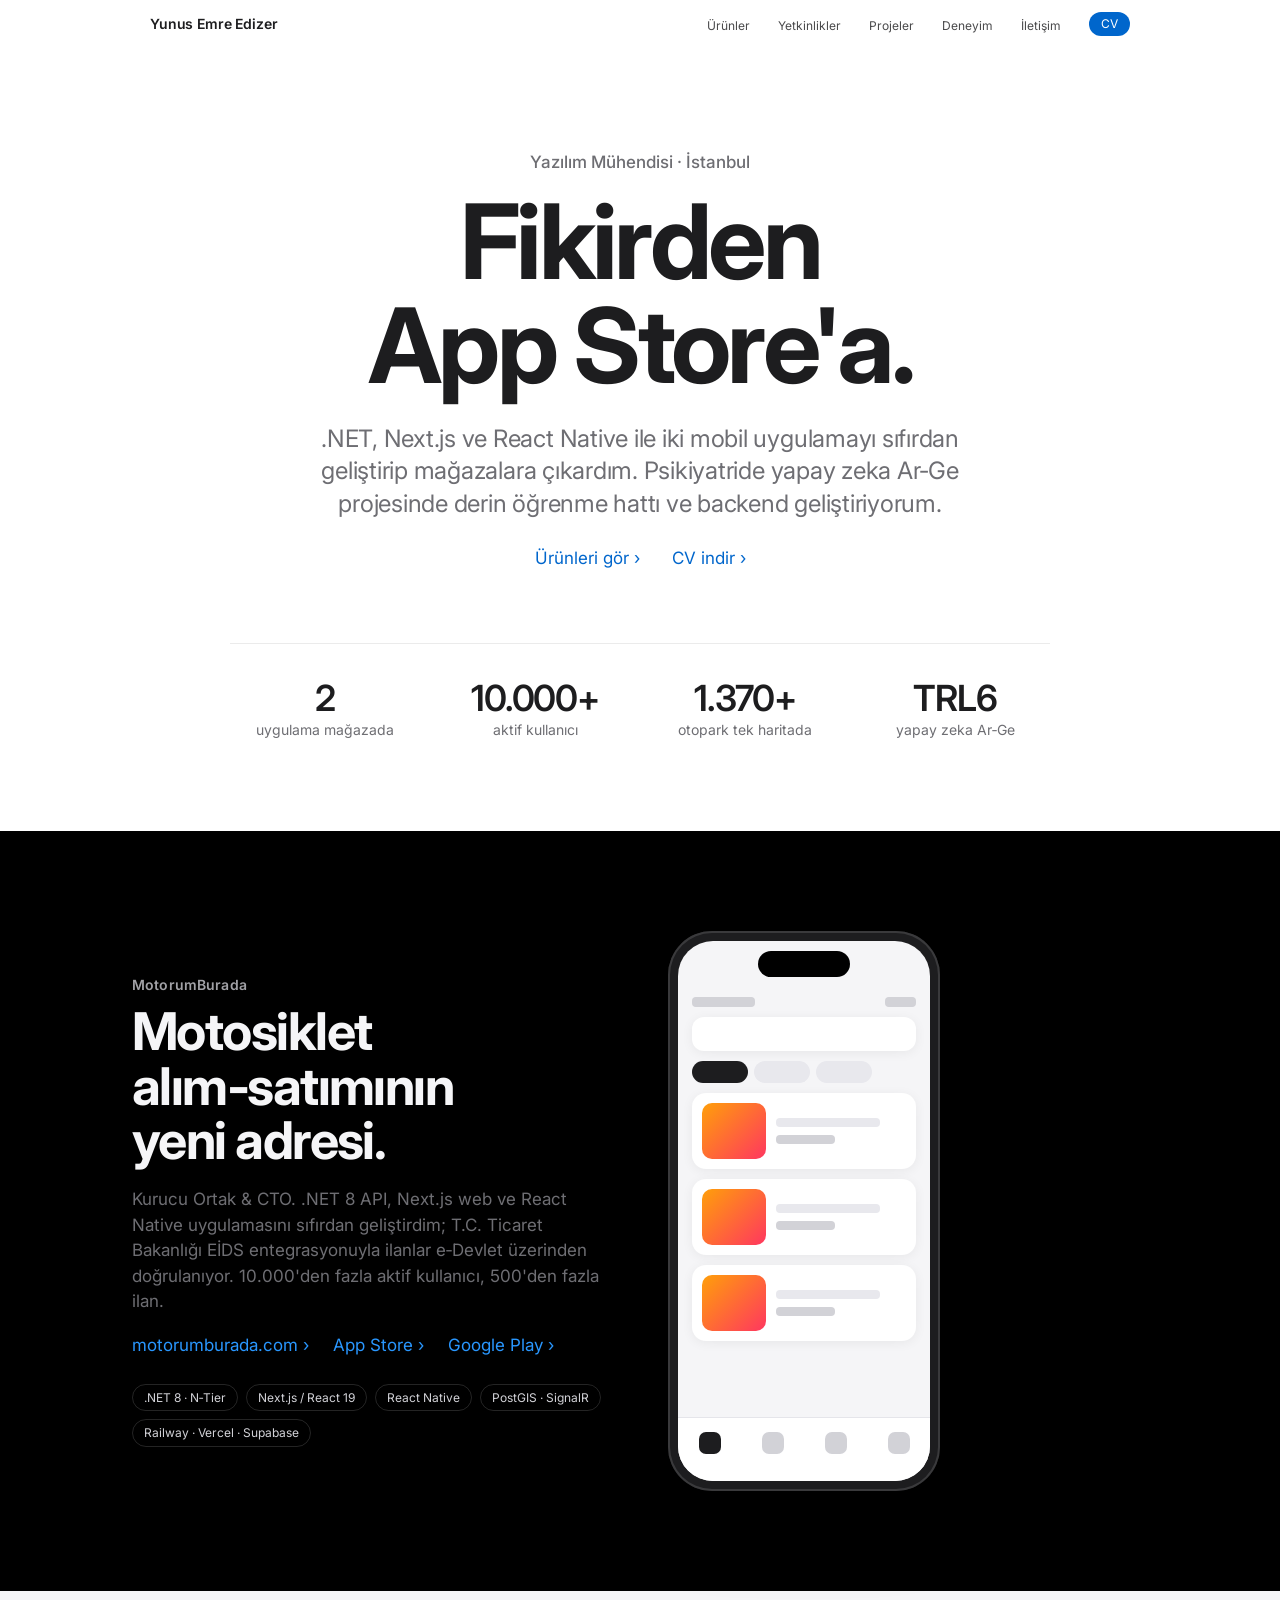
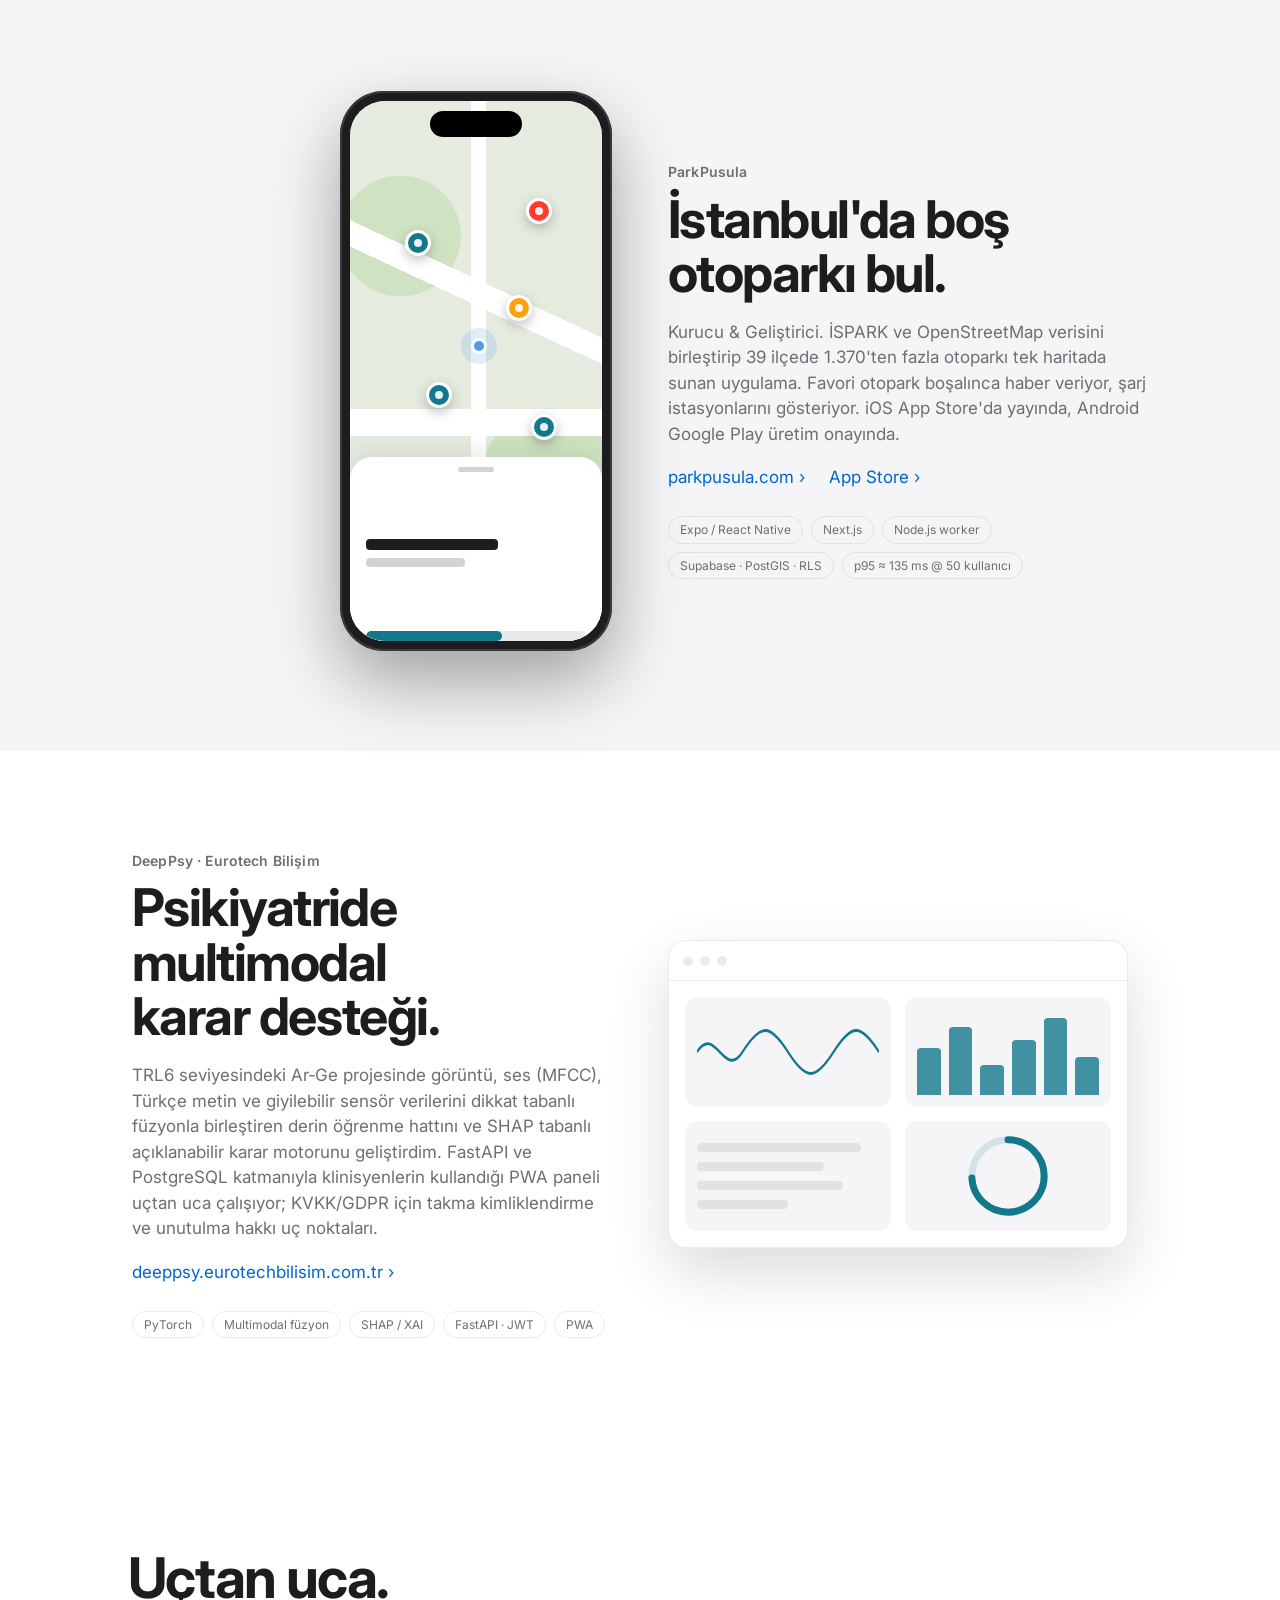
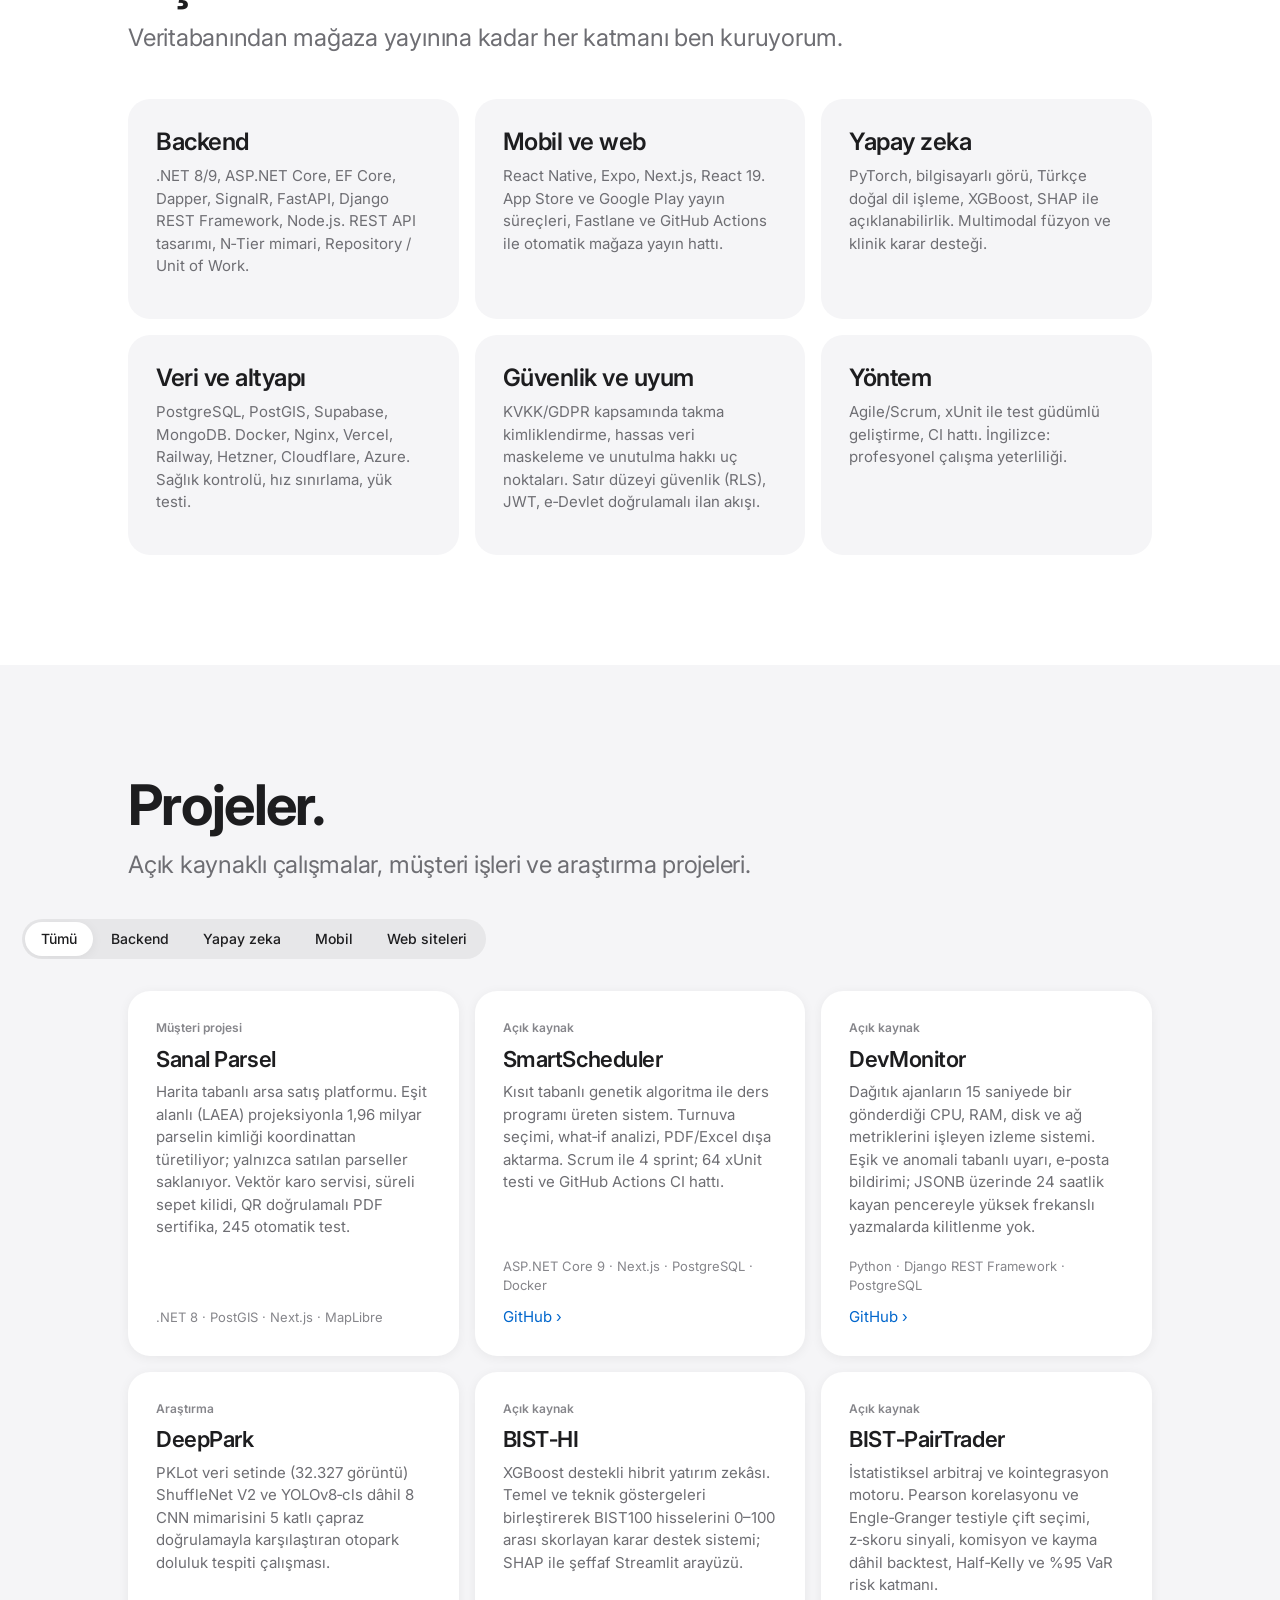
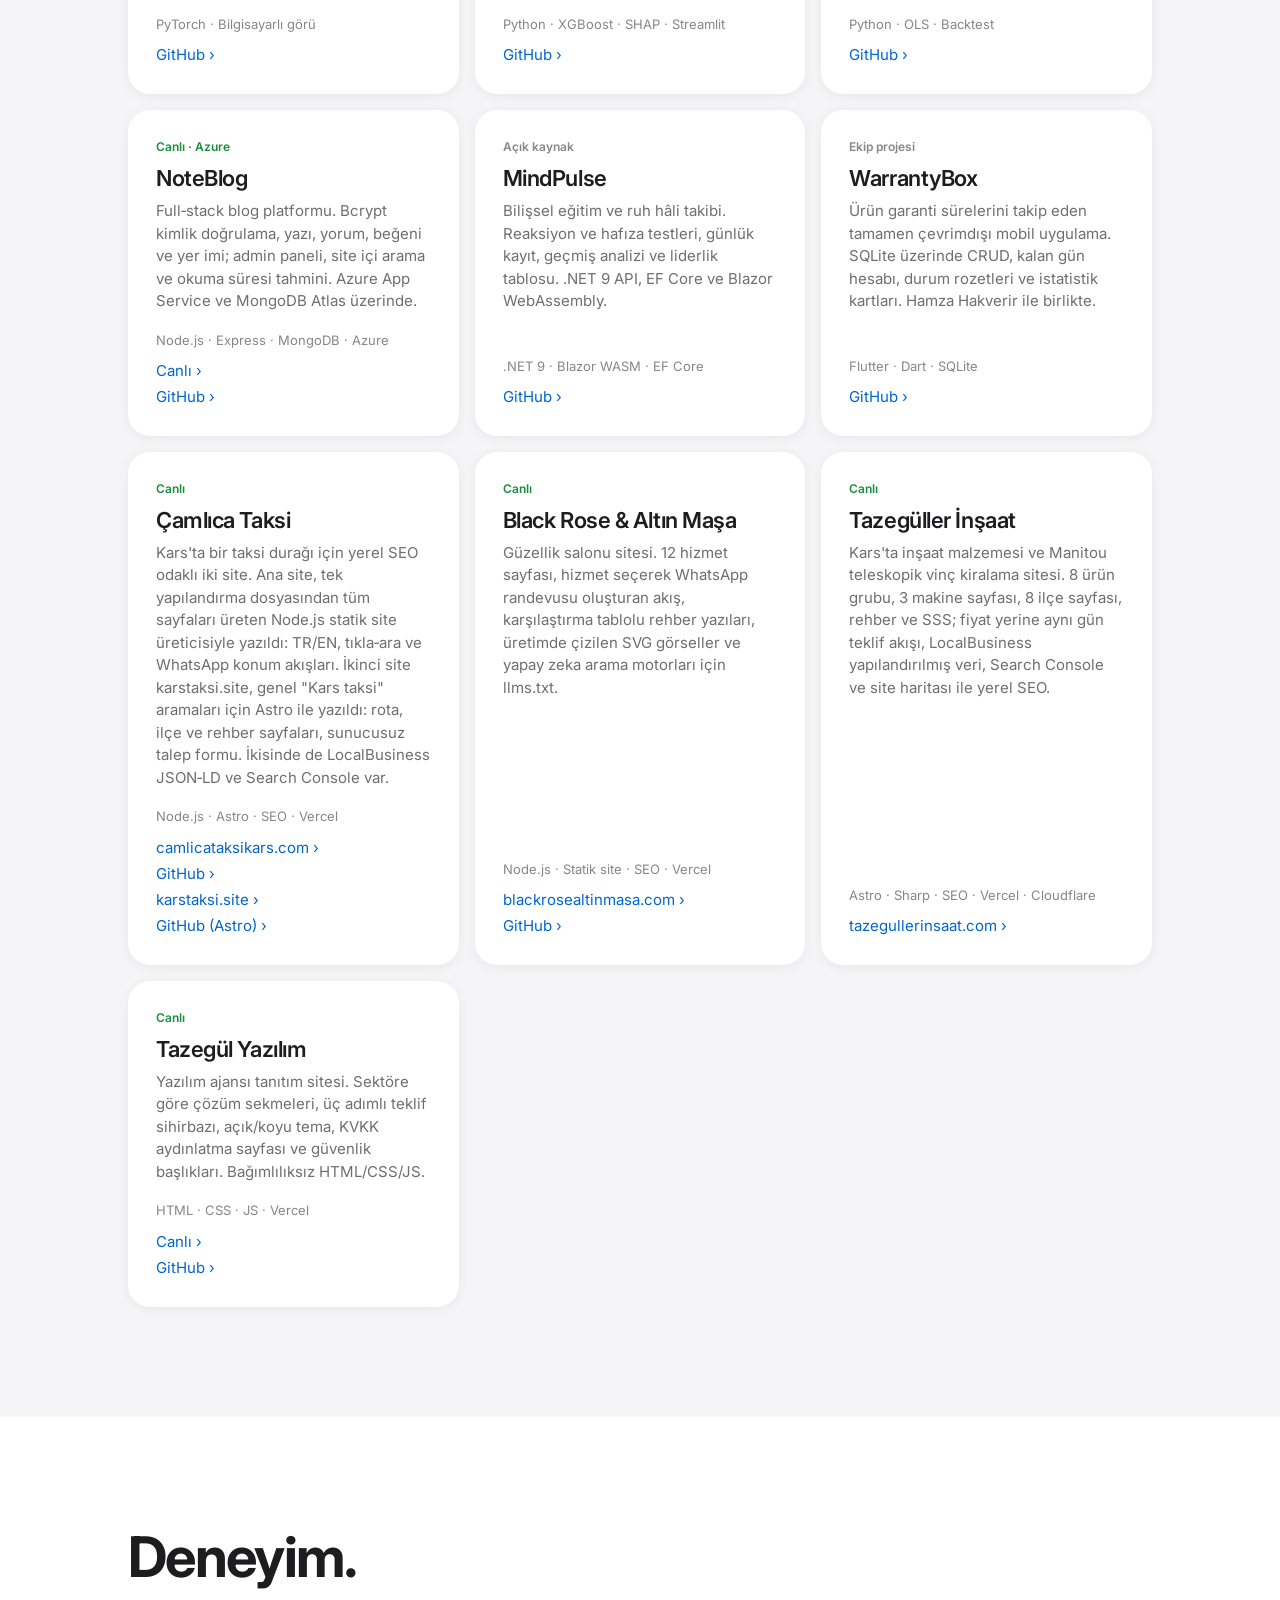
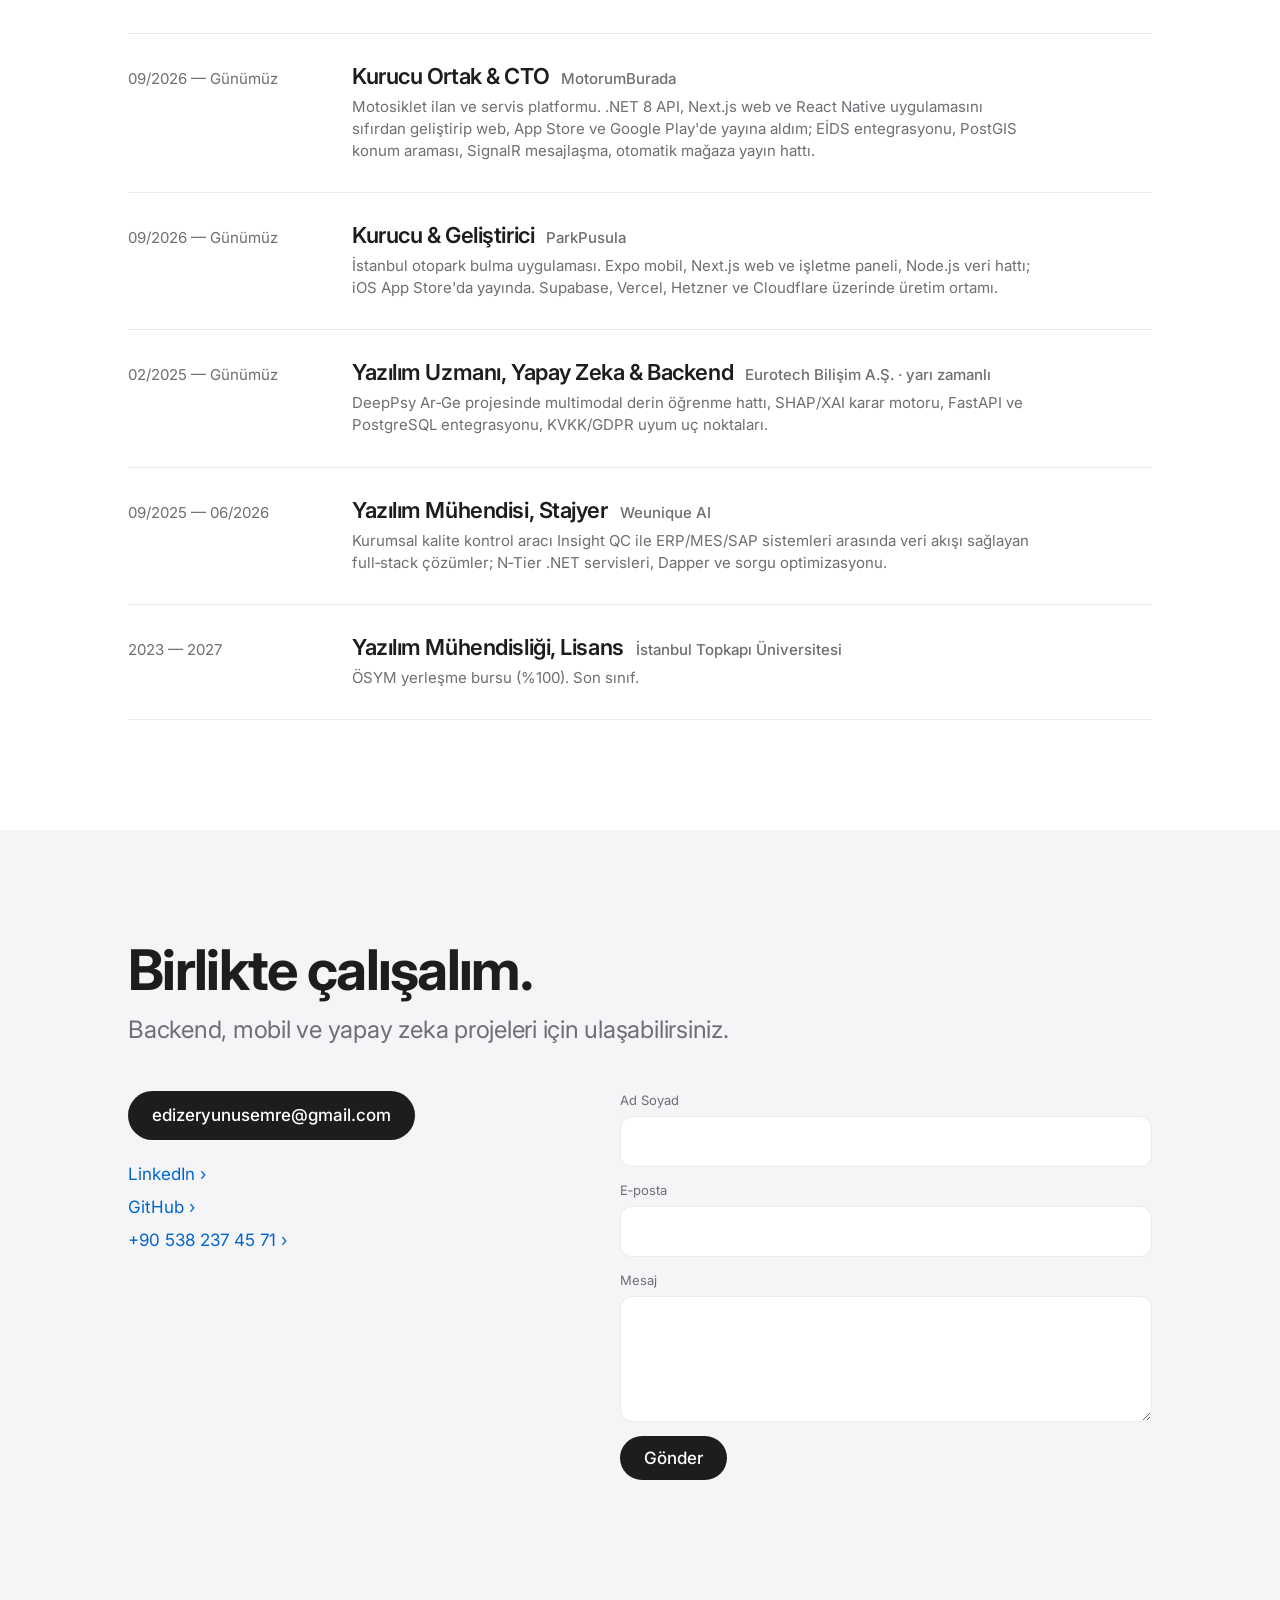
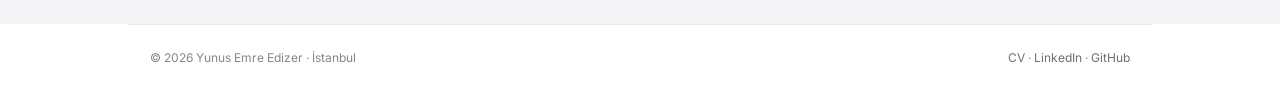
<file: index.html>
<!DOCTYPE html>
<html lang="tr">
<head>
  <meta charset="UTF-8" />
  <meta name="viewport" content="width=device-width, initial-scale=1.0, viewport-fit=cover" />
  <title>Yunus Emre Edizer — Yazılım Mühendisi</title>
  <meta name="description" content="Yunus Emre Edizer: .NET, Next.js ve React Native ile App Store ve Google Play'de yayında ürünler geliştiren yazılım mühendisi. MotorumBurada, ParkPusula ve DeepPsy." />
  <meta name="author" content="Yunus Emre Edizer" />
  <meta name="theme-color" content="#ffffff" media="(prefers-color-scheme: light)" />
  <meta name="theme-color" content="#000000" media="(prefers-color-scheme: dark)" />
  <link rel="canonical" href="https://yunusedizer.software/" />

  <meta property="og:type" content="website" />
  <meta property="og:site_name" content="Yunus Emre Edizer" />
  <meta property="og:url" content="https://yunusedizer.software/" />
  <meta property="og:title" content="Yunus Emre Edizer — Yazılım Mühendisi" />
  <meta property="og:description" content="Fikirden App Store'a. Backend, mobil ve yapay zeka ile yayında ürünler." />
  <meta property="og:locale" content="tr_TR" />
  <meta property="og:image" content="https://yunusedizer.software/og-image.png" />
  <meta property="og:image:width" content="1200" />
  <meta property="og:image:height" content="630" />
  <meta name="twitter:card" content="summary_large_image" />
  <meta name="twitter:title" content="Yunus Emre Edizer — Yazılım Mühendisi" />
  <meta name="twitter:description" content="Fikirden App Store'a. Backend, mobil ve yapay zeka ile yayında ürünler." />
  <meta name="twitter:image" content="https://yunusedizer.software/og-image.png" />

  <link rel="icon" href="data:image/svg+xml,<svg xmlns='http://www.w3.org/2000/svg' viewBox='0 0 100 100'><rect width='100' height='100' rx='24' fill='%231d1d1f'/><text x='50' y='66' font-size='44' font-family='-apple-system,Helvetica,Arial,sans-serif' font-weight='700' fill='%23ffffff' text-anchor='middle'>YE</text></svg>" />
  <link rel="preconnect" href="https://fonts.googleapis.com" />
  <link rel="preconnect" href="https://fonts.gstatic.com" crossorigin />
  <link href="https://fonts.googleapis.com/css2?family=Inter:wght@400;500;600;700&display=swap" rel="stylesheet" />
  <link rel="stylesheet" href="styles.css" />

  <script type="application/ld+json">
  {
    "@context": "https://schema.org",
    "@type": "Person",
    "name": "Yunus Emre Edizer",
    "jobTitle": "Yazılım Mühendisi",
    "url": "https://yunusedizer.software/",
    "email": "mailto:edizeryunusemre@gmail.com",
    "address": { "@type": "PostalAddress", "addressLocality": "İstanbul", "addressCountry": "TR" },
    "alumniOf": { "@type": "CollegeOrUniversity", "name": "İstanbul Topkapı Üniversitesi" },
    "sameAs": ["https://linkedin.com/in/edizeryunusemre", "https://github.com/YunusEdizer"],
    "knowsAbout": [".NET", "Next.js", "React Native", "PostgreSQL", "PostGIS", "PyTorch", "Yapay Zeka"]
  }
  </script>
</head>
<body>

<nav class="nav" id="nav" aria-label="Ana menü">
  <div class="nav-inner">
    <a href="#top" class="nav-brand">Yunus Emre Edizer</a>
    <ul class="nav-links">
      <li><a href="#urunler">Ürünler</a></li>
      <li><a href="#yetkinlik">Yetkinlikler</a></li>
      <li><a href="#projeler">Projeler</a></li>
      <li><a href="#deneyim">Deneyim</a></li>
      <li><a href="#iletisim">İletişim</a></li>
    </ul>
    <a href="Yunus_Emre_Edizer_CV_TR.pdf" download class="nav-cta">CV</a>
    <button class="nav-toggle" id="navToggle" aria-label="Menüyü aç" aria-expanded="false"><span></span><span></span></button>
  </div>
  <div class="nav-mobile" id="navMobile">
    <a href="#urunler">Ürünler</a>
    <a href="#yetkinlik">Yetkinlikler</a>
    <a href="#projeler">Projeler</a>
    <a href="#deneyim">Deneyim</a>
    <a href="#iletisim">İletişim</a>
    <a href="Yunus_Emre_Edizer_CV_TR.pdf" download>CV indir</a>
  </div>
</nav>

<header class="hero" id="top">
  <p class="hero-kicker reveal">Yazılım Mühendisi · İstanbul</p>
  <h1 class="hero-title reveal" style="--d:.05s">Fikirden<br />App Store'a.</h1>
  <p class="hero-sub reveal" style="--d:.12s">.NET, Next.js ve React Native ile iki mobil uygulamayı sıfırdan geliştirip mağazalara çıkardım. Psikiyatride yapay zeka Ar‑Ge projesinde derin öğrenme hattı ve backend geliştiriyorum.</p>
  <div class="hero-links reveal" style="--d:.2s">
    <a href="#urunler" class="link-arrow">Ürünleri gör</a>
    <a href="Yunus_Emre_Edizer_CV_TR.pdf" download class="link-arrow">CV indir</a>
  </div>
  <ul class="hero-stats reveal" style="--d:.3s" aria-label="Öne çıkan sayılar">
    <li><strong>2</strong><span>uygulama mağazada</span></li>
    <li><strong>10.000+</strong><span>aktif kullanıcı</span></li>
    <li><strong>1.370+</strong><span>otopark tek haritada</span></li>
    <li><strong>TRL6</strong><span>yapay zeka Ar‑Ge</span></li>
  </ul>
</header>

<main>

<!-- Öne çıkan ürünler -->
<section class="products" id="urunler">

  <article class="product product-dark">
    <div class="product-copy reveal">
      <p class="eyebrow">MotorumBurada</p>
      <h2>Motosiklet alım‑satımının<br />yeni adresi.</h2>
      <p class="lead">Kurucu Ortak &amp; CTO. .NET 8 API, Next.js web ve React Native uygulamasını sıfırdan geliştirdim; T.C. Ticaret Bakanlığı EİDS entegrasyonuyla ilanlar e‑Devlet üzerinden doğrulanıyor. 10.000'den fazla aktif kullanıcı, 500'den fazla ilan.</p>
      <div class="product-links">
        <a href="https://motorumburada.com" target="_blank" rel="noopener" class="link-arrow">motorumburada.com</a>
        <a href="https://apps.apple.com/tr/app/motorumburada/id6791850764" target="_blank" rel="noopener" class="link-arrow">App Store</a>
        <a href="https://play.google.com/store/apps/details?id=com.motorumburada" target="_blank" rel="noopener" class="link-arrow">Google Play</a>
      </div>
      <ul class="product-specs">
        <li>.NET 8 · N‑Tier</li><li>Next.js / React 19</li><li>React Native</li><li>PostGIS · SignalR</li><li>Railway · Vercel · Supabase</li>
      </ul>
    </div>
    <div class="product-visual reveal" style="--d:.1s" aria-hidden="true">
      <div class="phone phone-mb">
        <div class="phone-screen">
          <div class="ph-bar"><i></i><i></i></div>
          <div class="ph-search"></div>
          <div class="ph-chips"><i></i><i></i><i></i></div>
          <div class="ph-card"><div class="ph-img"></div><div class="ph-lines"><i></i><i></i></div></div>
          <div class="ph-card"><div class="ph-img"></div><div class="ph-lines"><i></i><i></i></div></div>
          <div class="ph-card"><div class="ph-img"></div><div class="ph-lines"><i></i><i></i></div></div>
          <div class="ph-tab"><i></i><i></i><i></i><i></i></div>
        </div>
      </div>
    </div>
  </article>

  <article class="product product-light">
    <div class="product-visual reveal" aria-hidden="true">
      <div class="phone phone-pp">
        <div class="phone-screen">
          <div class="ph-map">
            <span class="pin p1"></span><span class="pin p2"></span><span class="pin p3"></span><span class="pin p4"></span><span class="pin p5"></span>
            <span class="me"></span>
          </div>
          <div class="ph-sheet">
            <div class="ph-handle"></div>
            <div class="ph-lines"><i></i><i></i></div>
            <div class="ph-meter"><b></b></div>
          </div>
        </div>
      </div>
    </div>
    <div class="product-copy reveal" style="--d:.1s">
      <p class="eyebrow">ParkPusula</p>
      <h2>İstanbul'da boş<br />otoparkı bul.</h2>
      <p class="lead">Kurucu &amp; Geliştirici. İSPARK ve OpenStreetMap verisini birleştirip 39 ilçede 1.370'ten fazla otoparkı tek haritada sunan uygulama. Favori otopark boşalınca haber veriyor, şarj istasyonlarını gösteriyor. iOS App Store'da yayında, Android Google Play üretim onayında.</p>
      <div class="product-links">
        <a href="https://parkpusula.com" target="_blank" rel="noopener" class="link-arrow">parkpusula.com</a>
        <a href="https://apps.apple.com/tr/app/parkpusula-otopark-bul/id6820031400" target="_blank" rel="noopener" class="link-arrow">App Store</a>
      </div>
      <ul class="product-specs">
        <li>Expo / React Native</li><li>Next.js</li><li>Node.js worker</li><li>Supabase · PostGIS · RLS</li><li>p95 ≈ 135 ms @ 50 kullanıcı</li>
      </ul>
    </div>
  </article>

  <article class="product product-clinic">
    <div class="product-copy reveal">
      <p class="eyebrow">DeepPsy · Eurotech Bilişim</p>
      <h2>Psikiyatride multimodal<br />karar desteği.</h2>
      <p class="lead">TRL6 seviyesindeki Ar‑Ge projesinde görüntü, ses (MFCC), Türkçe metin ve giyilebilir sensör verilerini dikkat tabanlı füzyonla birleştiren derin öğrenme hattını ve SHAP tabanlı açıklanabilir karar motorunu geliştirdim. FastAPI ve PostgreSQL katmanıyla klinisyenlerin kullandığı PWA paneli uçtan uca çalışıyor; KVKK/GDPR için takma kimliklendirme ve unutulma hakkı uç noktaları.</p>
      <div class="product-links">
        <a href="https://deeppsy.eurotechbilisim.com.tr" target="_blank" rel="noopener" class="link-arrow">deeppsy.eurotechbilisim.com.tr</a>
      </div>
      <ul class="product-specs">
        <li>PyTorch</li><li>Multimodal füzyon</li><li>SHAP / XAI</li><li>FastAPI · JWT</li><li>PWA</li>
      </ul>
    </div>
    <div class="product-visual reveal" style="--d:.1s" aria-hidden="true">
      <div class="panel">
        <div class="panel-head"><i></i><i></i><i></i></div>
        <div class="panel-grid">
          <div class="panel-wave"><svg viewBox="0 0 200 60" preserveAspectRatio="none"><path d="M0 30 C 20 10, 30 50, 50 30 S 80 10, 100 30 S 130 50, 150 30 S 180 10, 200 30" fill="none" stroke="currentColor" stroke-width="2"/></svg></div>
          <div class="panel-bars"><b style="--h:55%"></b><b style="--h:80%"></b><b style="--h:35%"></b><b style="--h:65%"></b><b style="--h:90%"></b><b style="--h:45%"></b></div>
          <div class="panel-lines"><i></i><i></i><i></i><i></i></div>
          <div class="panel-ring"><svg viewBox="0 0 36 36"><circle cx="18" cy="18" r="15.5" fill="none" stroke="currentColor" stroke-opacity=".15" stroke-width="3"/><circle cx="18" cy="18" r="15.5" fill="none" stroke="currentColor" stroke-width="3" stroke-dasharray="72 100" stroke-linecap="round" transform="rotate(-90 18 18)"/></svg></div>
        </div>
      </div>
    </div>
  </article>

</section>

<!-- Yetkinlikler -->
<section class="section" id="yetkinlik">
  <div class="section-head reveal">
    <h2>Uçtan uca.</h2>
    <p>Veritabanından mağaza yayınına kadar her katmanı ben kuruyorum.</p>
  </div>
  <div class="bento">
    <article class="tile reveal">
      <h3>Backend</h3>
      <p>.NET 8/9, ASP.NET Core, EF Core, Dapper, SignalR, FastAPI, Django REST Framework, Node.js. REST API tasarımı, N‑Tier mimari, Repository / Unit of Work.</p>
    </article>
    <article class="tile reveal" style="--d:.05s">
      <h3>Mobil ve web</h3>
      <p>React Native, Expo, Next.js, React 19. App Store ve Google Play yayın süreçleri, Fastlane ve GitHub Actions ile otomatik mağaza yayın hattı.</p>
    </article>
    <article class="tile reveal" style="--d:.1s">
      <h3>Yapay zeka</h3>
      <p>PyTorch, bilgisayarlı görü, Türkçe doğal dil işleme, XGBoost, SHAP ile açıklanabilirlik. Multimodal füzyon ve klinik karar desteği.</p>
    </article>
    <article class="tile reveal" style="--d:.15s">
      <h3>Veri ve altyapı</h3>
      <p>PostgreSQL, PostGIS, Supabase, MongoDB. Docker, Nginx, Vercel, Railway, Hetzner, Cloudflare, Azure. Sağlık kontrolü, hız sınırlama, yük testi.</p>
    </article>
    <article class="tile reveal" style="--d:.2s">
      <h3>Güvenlik ve uyum</h3>
      <p>KVKK/GDPR kapsamında takma kimliklendirme, hassas veri maskeleme ve unutulma hakkı uç noktaları. Satır düzeyi güvenlik (RLS), JWT, e‑Devlet doğrulamalı ilan akışı.</p>
    </article>
    <article class="tile reveal" style="--d:.25s">
      <h3>Yöntem</h3>
      <p>Agile/Scrum, xUnit ile test güdümlü geliştirme, CI hattı. İngilizce: profesyonel çalışma yeterliliği.</p>
    </article>
  </div>
</section>

<!-- Projeler -->
<section class="section section-gray" id="projeler">
  <div class="section-head reveal">
    <h2>Projeler.</h2>
    <p>Açık kaynaklı çalışmalar, müşteri işleri ve araştırma projeleri.</p>
  </div>

  <div class="segmented reveal" role="tablist" aria-label="Proje filtresi" id="filters">
    <button role="tab" class="active" data-filter="all" aria-selected="true">Tümü</button>
    <button role="tab" data-filter="backend" aria-selected="false">Backend</button>
    <button role="tab" data-filter="ai" aria-selected="false">Yapay zeka</button>
    <button role="tab" data-filter="mobile" aria-selected="false">Mobil</button>
    <button role="tab" data-filter="web" aria-selected="false">Web siteleri</button>
  </div>

  <div class="grid" id="projectGrid">

    <article class="card reveal" data-cat="backend">
      <span class="badge">Müşteri projesi</span>
      <h3>Sanal Parsel</h3>
      <p>Harita tabanlı arsa satış platformu. Eşit alanlı (LAEA) projeksiyonla 1,96 milyar parselin kimliği koordinattan türetiliyor; yalnızca satılan parseller saklanıyor. Vektör karo servisi, süreli sepet kilidi, QR doğrulamalı PDF sertifika, 245 otomatik test.</p>
      <p class="tech">.NET 8 · PostGIS · Next.js · MapLibre</p>
    </article>

    <article class="card reveal" data-cat="backend" style="--d:.05s">
      <span class="badge">Açık kaynak</span>
      <h3>SmartScheduler</h3>
      <p>Kısıt tabanlı genetik algoritma ile ders programı üreten sistem. Turnuva seçimi, what‑if analizi, PDF/Excel dışa aktarma. Scrum ile 4 sprint; 64 xUnit testi ve GitHub Actions CI hattı.</p>
      <p class="tech">ASP.NET Core 9 · Next.js · PostgreSQL · Docker</p>
      <a class="link-arrow" href="https://github.com/YunusEdizer/smartscheduler-ai" target="_blank" rel="noopener">GitHub</a>
    </article>

    <article class="card reveal" data-cat="backend" style="--d:.1s">
      <span class="badge">Açık kaynak</span>
      <h3>DevMonitor</h3>
      <p>Dağıtık ajanların 15 saniyede bir gönderdiği CPU, RAM, disk ve ağ metriklerini işleyen izleme sistemi. Eşik ve anomali tabanlı uyarı, e‑posta bildirimi; JSONB üzerinde 24 saatlik kayan pencereyle yüksek frekanslı yazmalarda kilitlenme yok.</p>
      <p class="tech">Python · Django REST Framework · PostgreSQL</p>
      <a class="link-arrow" href="https://github.com/YunusEdizer/hardware_monitoring_system" target="_blank" rel="noopener">GitHub</a>
    </article>

    <article class="card reveal" data-cat="ai" style="--d:.15s">
      <span class="badge">Araştırma</span>
      <h3>DeepPark</h3>
      <p>PKLot veri setinde (32.327 görüntü) ShuffleNet V2 ve YOLOv8‑cls dâhil 8 CNN mimarisini 5 katlı çapraz doğrulamayla karşılaştıran otopark doluluk tespiti çalışması.</p>
      <p class="tech">PyTorch · Bilgisayarlı görü</p>
      <a class="link-arrow" href="https://github.com/YunusEdizer/Deep_Park_Final" target="_blank" rel="noopener">GitHub</a>
    </article>

    <article class="card reveal" data-cat="ai" style="--d:.2s">
      <span class="badge">Açık kaynak</span>
      <h3>BIST‑HI</h3>
      <p>XGBoost destekli hibrit yatırım zekâsı. Temel ve teknik göstergeleri birleştirerek BIST100 hisselerini 0–100 arası skorlayan karar destek sistemi; SHAP ile şeffaf Streamlit arayüzü.</p>
      <p class="tech">Python · XGBoost · SHAP · Streamlit</p>
      <a class="link-arrow" href="https://github.com/YunusEdizer/bist-hi" target="_blank" rel="noopener">GitHub</a>
    </article>

    <article class="card reveal" data-cat="ai backend" style="--d:.25s">
      <span class="badge">Açık kaynak</span>
      <h3>BIST‑PairTrader</h3>
      <p>İstatistiksel arbitraj ve kointegrasyon motoru. Pearson korelasyonu ve Engle‑Granger testiyle çift seçimi, z‑skoru sinyali, komisyon ve kayma dâhil backtest, Half‑Kelly ve %95 VaR risk katmanı.</p>
      <p class="tech">Python · OLS · Backtest</p>
      <a class="link-arrow" href="https://github.com/YunusEdizer/bist-pairtrader" target="_blank" rel="noopener">GitHub</a>
    </article>

    <article class="card reveal" data-cat="backend" style="--d:.3s">
      <span class="badge badge-live">Canlı · Azure</span>
      <h3>NoteBlog</h3>
      <p>Full‑stack blog platformu. Bcrypt kimlik doğrulama, yazı, yorum, beğeni ve yer imi; admin paneli, site içi arama ve okuma süresi tahmini. Azure App Service ve MongoDB Atlas üzerinde.</p>
      <p class="tech">Node.js · Express · MongoDB · Azure</p>
      <a class="link-arrow" href="https://noteblog-ctgpcke8hpcmbnf4.germanywestcentral-01.azurewebsites.net" target="_blank" rel="noopener">Canlı</a>
      <a class="link-arrow" href="https://github.com/YunusEdizer/NoteBlogProject" target="_blank" rel="noopener">GitHub</a>
    </article>

    <article class="card reveal" data-cat="mobile" style="--d:.35s">
      <span class="badge">Açık kaynak</span>
      <h3>MindPulse</h3>
      <p>Bilişsel eğitim ve ruh hâli takibi. Reaksiyon ve hafıza testleri, günlük kayıt, geçmiş analizi ve liderlik tablosu. .NET 9 API, EF Core ve Blazor WebAssembly.</p>
      <p class="tech">.NET 9 · Blazor WASM · EF Core</p>
      <a class="link-arrow" href="https://github.com/YunusEdizer/MindPulse" target="_blank" rel="noopener">GitHub</a>
    </article>

    <article class="card reveal" data-cat="mobile" style="--d:.4s">
      <span class="badge">Ekip projesi</span>
      <h3>WarrantyBox</h3>
      <p>Ürün garanti sürelerini takip eden tamamen çevrimdışı mobil uygulama. SQLite üzerinde CRUD, kalan gün hesabı, durum rozetleri ve istatistik kartları. Hamza Hakverir ile birlikte.</p>
      <p class="tech">Flutter · Dart · SQLite</p>
      <a class="link-arrow" href="https://github.com/YunusEdizer/warranty_box" target="_blank" rel="noopener">GitHub</a>
    </article>

    <article class="card reveal" data-cat="web" style="--d:.45s">
      <span class="badge badge-live">Canlı</span>
      <h3>Çamlıca Taksi</h3>
      <p>Kars'ta bir taksi durağı için yerel SEO odaklı iki site. Ana site, tek yapılandırma dosyasından tüm sayfaları üreten Node.js statik site üreticisiyle yazıldı: TR/EN, tıkla‑ara ve WhatsApp konum akışları. İkinci site karstaksi.site, genel "Kars taksi" aramaları için Astro ile yazıldı: rota, ilçe ve rehber sayfaları, sunucusuz talep formu. İkisinde de LocalBusiness JSON‑LD ve Search Console var.</p>
      <p class="tech">Node.js · Astro · SEO · Vercel</p>
      <a class="link-arrow" href="https://www.camlicataksikars.com" target="_blank" rel="noopener">camlicataksikars.com</a>
      <a class="link-arrow" href="https://github.com/YunusEdizer/kars-camlica-taksi" target="_blank" rel="noopener">GitHub</a>
      <a class="link-arrow" href="https://karstaksi.site" target="_blank" rel="noopener">karstaksi.site</a>
      <a class="link-arrow" href="https://github.com/YunusEdizer/kars-taksi" target="_blank" rel="noopener">GitHub (Astro)</a>
    </article>

    <article class="card reveal" data-cat="web" style="--d:.5s">
      <span class="badge badge-live">Canlı</span>
      <h3>Black Rose &amp; Altın Maşa</h3>
      <p>Güzellik salonu sitesi. 12 hizmet sayfası, hizmet seçerek WhatsApp randevusu oluşturan akış, karşılaştırma tablolu rehber yazıları, üretimde çizilen SVG görseller ve yapay zeka arama motorları için llms.txt.</p>
      <p class="tech">Node.js · Statik site · SEO · Vercel</p>
      <a class="link-arrow" href="https://blackrosealtinmasa.com" target="_blank" rel="noopener">blackrosealtinmasa.com</a>
      <a class="link-arrow" href="https://github.com/YunusEdizer/nisa-celik-guzellik" target="_blank" rel="noopener">GitHub</a>
    </article>

    <article class="card reveal" data-cat="web" style="--d:.65s">
      <span class="badge badge-live">Canlı</span>
      <h3>Tazegüller İnşaat</h3>
      <p>Kars'ta inşaat malzemesi ve Manitou teleskopik vinç kiralama sitesi. 8 ürün grubu, 3 makine sayfası, 8 ilçe sayfası, rehber ve SSS; fiyat yerine aynı gün teklif akışı, LocalBusiness yapılandırılmış veri, Search Console ve site haritası ile yerel SEO.</p>
      <p class="tech">Astro · Sharp · SEO · Vercel · Cloudflare</p>
      <a class="link-arrow" href="https://www.tazegullerinsaat.com" target="_blank" rel="noopener">tazegullerinsaat.com</a>
    </article>

    <article class="card reveal" data-cat="web" style="--d:.7s">
      <span class="badge badge-live">Canlı</span>
      <h3>Tazegül Yazılım</h3>
      <p>Yazılım ajansı tanıtım sitesi. Sektöre göre çözüm sekmeleri, üç adımlı teklif sihirbazı, açık/koyu tema, KVKK aydınlatma sayfası ve güvenlik başlıkları. Bağımlılıksız HTML/CSS/JS.</p>
      <p class="tech">HTML · CSS · JS · Vercel</p>
      <a class="link-arrow" href="https://tazegul-yazilim.vercel.app" target="_blank" rel="noopener">Canlı</a>
      <a class="link-arrow" href="https://github.com/YunusEdizer/tazegul-yazilim-web" target="_blank" rel="noopener">GitHub</a>
    </article>

  </div>
</section>

<!-- Deneyim -->
<section class="section" id="deneyim">
  <div class="section-head reveal">
    <h2>Deneyim.</h2>
  </div>
  <ol class="timeline">
    <li class="reveal">
      <span class="when">09/2026 — Günümüz</span>
      <div>
        <h3>Kurucu Ortak &amp; CTO <span>MotorumBurada</span></h3>
        <p>Motosiklet ilan ve servis platformu. .NET 8 API, Next.js web ve React Native uygulamasını sıfırdan geliştirip web, App Store ve Google Play'de yayına aldım; EİDS entegrasyonu, PostGIS konum araması, SignalR mesajlaşma, otomatik mağaza yayın hattı.</p>
      </div>
    </li>
    <li class="reveal" style="--d:.05s">
      <span class="when">09/2026 — Günümüz</span>
      <div>
        <h3>Kurucu &amp; Geliştirici <span>ParkPusula</span></h3>
        <p>İstanbul otopark bulma uygulaması. Expo mobil, Next.js web ve işletme paneli, Node.js veri hattı; iOS App Store'da yayında. Supabase, Vercel, Hetzner ve Cloudflare üzerinde üretim ortamı.</p>
      </div>
    </li>
    <li class="reveal" style="--d:.1s">
      <span class="when">02/2025 — Günümüz</span>
      <div>
        <h3>Yazılım Uzmanı, Yapay Zeka &amp; Backend <span>Eurotech Bilişim A.Ş. · yarı zamanlı</span></h3>
        <p>DeepPsy Ar‑Ge projesinde multimodal derin öğrenme hattı, SHAP/XAI karar motoru, FastAPI ve PostgreSQL entegrasyonu, KVKK/GDPR uyum uç noktaları.</p>
      </div>
    </li>
    <li class="reveal" style="--d:.15s">
      <span class="when">09/2025 — 06/2026</span>
      <div>
        <h3>Yazılım Mühendisi, Stajyer <span>Weunique AI</span></h3>
        <p>Kurumsal kalite kontrol aracı Insight QC ile ERP/MES/SAP sistemleri arasında veri akışı sağlayan full‑stack çözümler; N‑Tier .NET servisleri, Dapper ve sorgu optimizasyonu.</p>
      </div>
    </li>
    <li class="reveal" style="--d:.2s">
      <span class="when">2023 — 2027</span>
      <div>
        <h3>Yazılım Mühendisliği, Lisans <span>İstanbul Topkapı Üniversitesi</span></h3>
        <p>ÖSYM yerleşme bursu (%100). Son sınıf.</p>
      </div>
    </li>
  </ol>
</section>

<!-- İletişim -->
<section class="section section-gray" id="iletisim">
  <div class="section-head reveal">
    <h2>Birlikte çalışalım.</h2>
    <p>Backend, mobil ve yapay zeka projeleri için ulaşabilirsiniz.</p>
  </div>
  <div class="contact reveal" style="--d:.05s">
    <div class="contact-side">
      <a href="mailto:edizeryunusemre@gmail.com" class="btn-pill">edizeryunusemre@gmail.com</a>
      <div class="contact-links">
        <a href="https://linkedin.com/in/edizeryunusemre" target="_blank" rel="noopener" class="link-arrow">LinkedIn</a>
        <a href="https://github.com/YunusEdizer" target="_blank" rel="noopener" class="link-arrow">GitHub</a>
        <a href="tel:+905382374571" class="link-arrow">+90 538 237 45 71</a>
      </div>
    </div>
    <form class="form" id="contactForm" action="https://formspree.io/f/mqergdgb" method="POST" novalidate>
      <label><span>Ad Soyad</span><input type="text" name="name" required autocomplete="name" /></label>
      <label><span>E‑posta</span><input type="email" name="email" required autocomplete="email" /></label>
      <label><span>Mesaj</span><textarea name="message" rows="4" required></textarea></label>
      <input type="text" name="_gotcha" tabindex="-1" autocomplete="off" style="display:none" />
      <button type="submit" class="btn-pill">Gönder</button>
      <p class="form-status" id="formStatus" role="status" aria-live="polite"></p>
    </form>
  </div>
</section>

</main>

<footer class="footer">
  <p>© 2026 Yunus Emre Edizer · İstanbul</p>
  <p><a href="Yunus_Emre_Edizer_CV_TR.pdf" download>CV</a> · <a href="https://linkedin.com/in/edizeryunusemre" target="_blank" rel="noopener">LinkedIn</a> · <a href="https://github.com/YunusEdizer" target="_blank" rel="noopener">GitHub</a></p>
</footer>

<script src="script.js" defer></script>
</body>
</html>
</file>
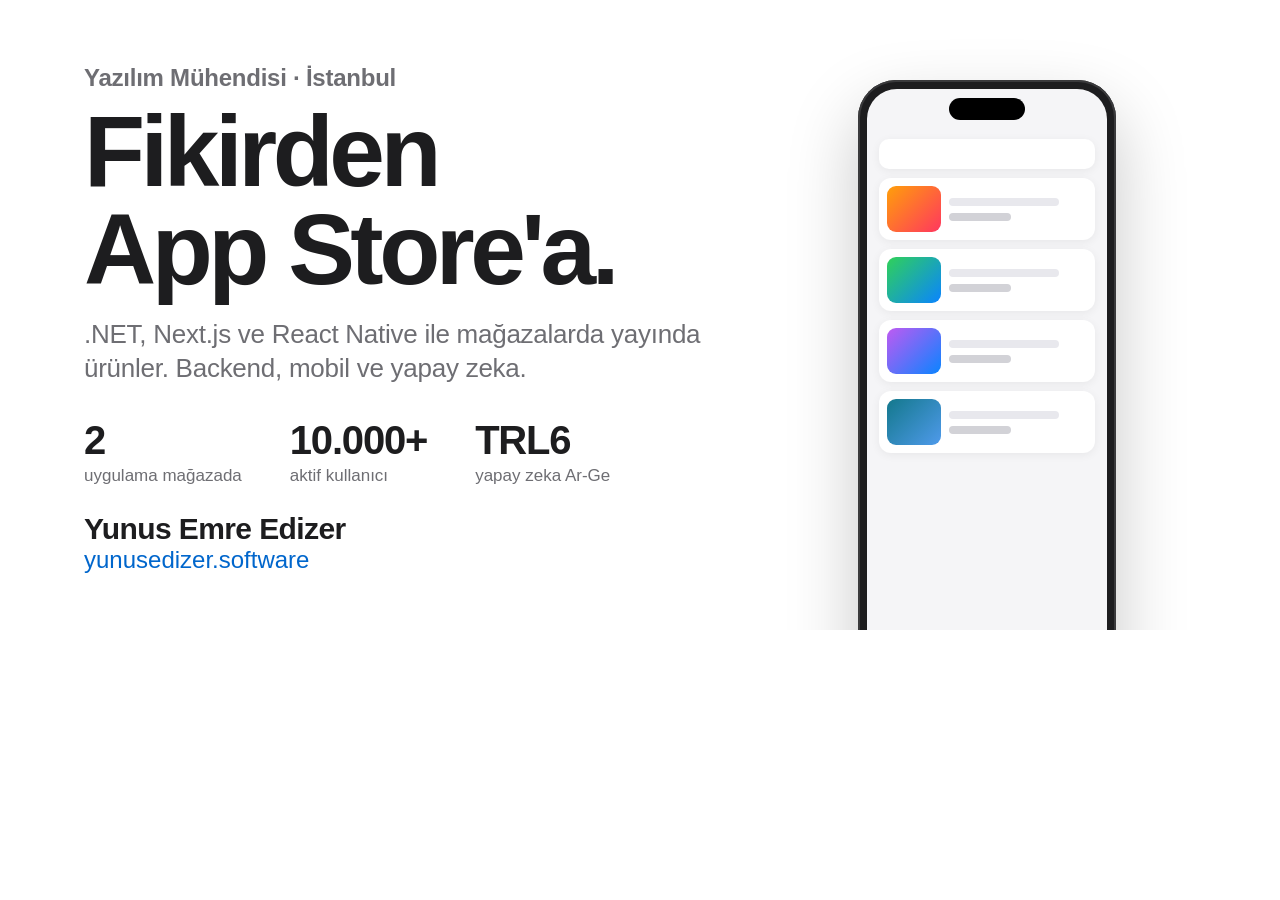
<file: og-image.html>
<!doctype html><html lang="tr"><head><meta charset="utf-8">
<style>
  html,body{margin:0;width:1200px;height:630px;overflow:hidden}
  body{font-family:"Segoe UI Variable Display","Segoe UI",-apple-system,Helvetica,Arial,sans-serif;background:#fff;color:#1d1d1f;position:relative}
  .wrap{position:absolute;inset:0;padding:64px 84px 56px;display:flex;flex-direction:column;justify-content:space-between}
  .kicker{font-size:24px;font-weight:600;color:#6e6e73;letter-spacing:-.01em}
  h1{margin:10px 0 0;font-size:100px;line-height:.98;font-weight:700;letter-spacing:-.045em}
  .sub{margin-top:20px;font-size:26px;color:#6e6e73;letter-spacing:-.01em;max-width:680px;line-height:1.3}
  .foot{display:flex;flex-direction:column;gap:26px;align-items:flex-start}
  .name{font-size:30px;font-weight:600;letter-spacing:-.02em}
  .url{font-size:24px;color:#0066cc}
  .stats{display:flex;gap:48px;margin-top:24px}
  .stats div{display:flex;flex-direction:column}
  .stats b{font-size:40px;font-weight:600;letter-spacing:-.03em;line-height:1}
  .stats span{font-size:17px;color:#6e6e73;margin-top:6px}
  .phone{position:absolute;right:84px;top:80px;width:240px;height:600px;border-radius:38px;background:#1d1d1f;padding:9px;box-shadow:0 30px 70px rgba(0,0,0,.22), inset 0 0 0 2px #3a3a3c}
  .phone:before{content:"";position:absolute;top:18px;left:50%;width:76px;height:22px;transform:translateX(-50%);background:#000;border-radius:999px}
  .scr{width:100%;height:100%;border-radius:30px;background:#f5f5f7;padding:50px 12px 0;box-sizing:border-box;display:flex;flex-direction:column;gap:9px}
  .s{height:30px;border-radius:10px;background:#fff;box-shadow:0 2px 10px rgba(0,0,0,.06)}
  .c{display:flex;gap:8px;background:#fff;border-radius:12px;padding:8px;box-shadow:0 2px 10px rgba(0,0,0,.06)}
  .c i{width:54px;height:46px;border-radius:9px;background:linear-gradient(135deg,#ff9f0a,#ff375f)}
  .c:nth-of-type(3) i{background:linear-gradient(135deg,#30d158,#0a84ff)}
  .c:nth-of-type(4) i{background:linear-gradient(135deg,#bf5af2,#0a84ff)}
  .c:nth-of-type(5) i{background:linear-gradient(135deg,#13788c,#4f9aeb)}
  .c div{flex:1;display:flex;flex-direction:column;justify-content:center;gap:7px}
  .c div:before,.c div:after{content:"";height:8px;border-radius:4px;background:#e8e8ed;width:80%}
  .c div:after{width:45%;background:#d2d2d7}
</style></head><body>
<div class="wrap">
  <div>
    <div class="kicker">Yazılım Mühendisi · İstanbul</div>
    <h1>Fikirden<br>App Store'a.</h1>
    <div class="sub">.NET, Next.js ve React Native ile mağazalarda yayında ürünler. Backend, mobil ve yapay zeka.</div>
  </div>
  <div class="foot">
    <div class="stats">
      <div><b>2</b><span>uygulama mağazada</span></div>
      <div><b>10.000+</b><span>aktif kullanıcı</span></div>
      <div><b>TRL6</b><span>yapay zeka Ar-Ge</span></div>
    </div>
    <div><div class="name">Yunus Emre Edizer</div><div class="url">yunusedizer.software</div></div>
  </div>
</div>
<div class="phone"><div class="scr"><div class="s"></div><div class="c"><i></i><div></div></div><div class="c"><i></i><div></div></div><div class="c"><i></i><div></div></div><div class="c"><i></i><div></div></div></div></div>
</body></html>
</file>
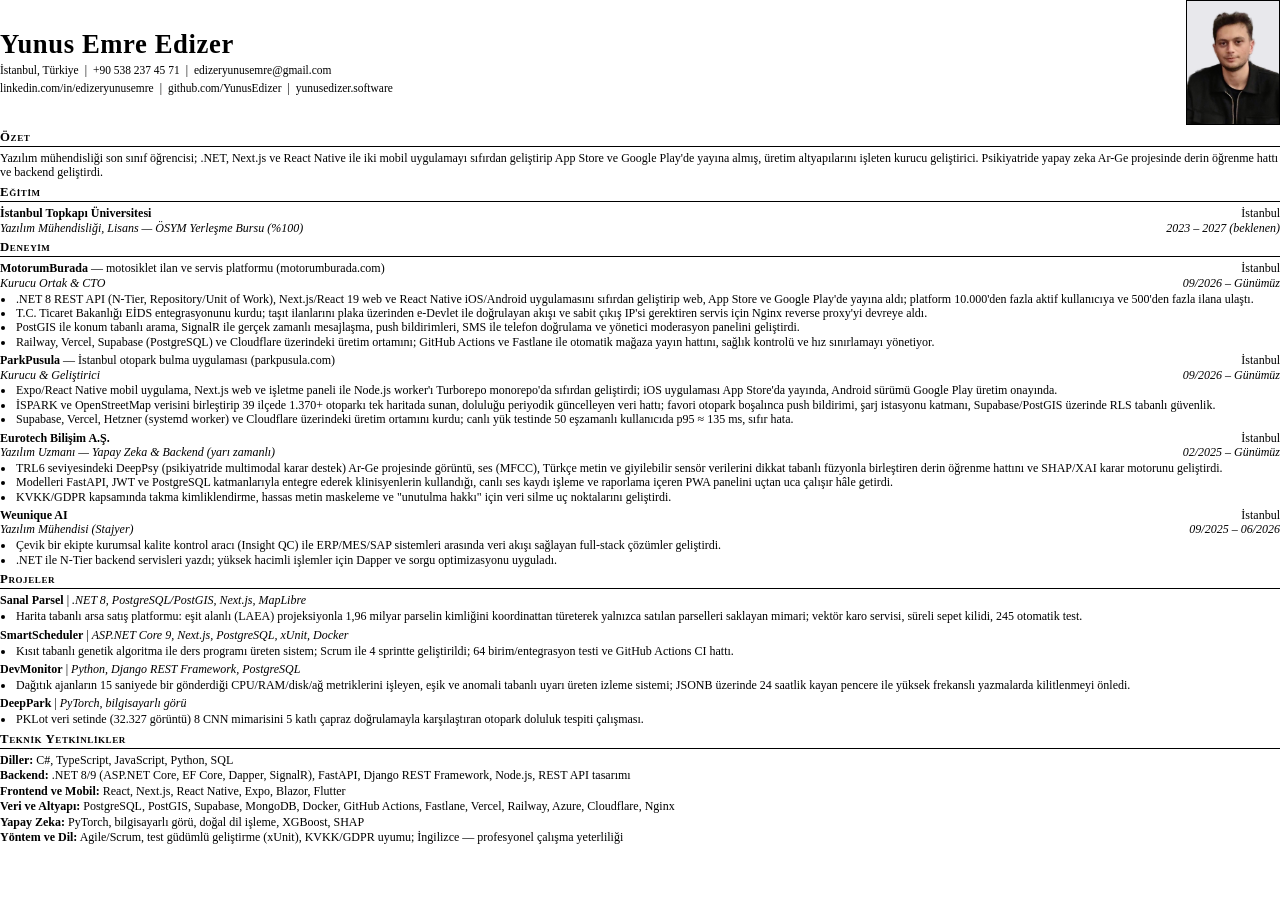
<file: cv/cv-tr-foto.html>
<!doctype html>
<html lang="tr">
<head>
<meta charset="utf-8">
<title>Yunus Emre Edizer — Özgeçmiş</title>
<style>
  @page { size: A4; margin: 8mm 12mm 6mm; }
  * { box-sizing: border-box; margin: 0; padding: 0; }
  body { font-family: Cambria, "Times New Roman", serif; font-size: 9pt; line-height: 1.2; color: #000; }
  a { color: #000; text-decoration: none; }

  header { display: flex; justify-content: space-between; align-items: center; gap: 14px; margin-bottom: 4px; }
  .head-text { text-align: left; min-width: 0; flex: 1; }
  h1 { font-size: 20pt; font-weight: 700; letter-spacing: .6px; }
  .contact { margin-top: 2px; font-size: 8.6pt; line-height: 1.45; display: flex; flex-wrap: wrap; }
  .contact span { white-space: nowrap; }
  .contact span + span::before { content: "|"; margin: 0 6px; }
  .photo { width: 25mm; height: 33mm; object-fit: cover; border: .6px solid #000; flex: none; }
  section { margin-top: 5px; }
  .entry { margin-bottom: 4px; }

  h2 { font-size: 9.6pt; font-weight: 700; font-variant: small-caps; letter-spacing: .6px;
       border-bottom: .8px solid #000; padding-bottom: 1px; margin-bottom: 4px; }

  .line { display: flex; justify-content: space-between; align-items: baseline; gap: 12px; }
  .line .r { white-space: nowrap; }
  .org { font-weight: 700; }
  .role, .dates, .stack { font-style: italic; }
  ul { margin: 1.5px 0 0 15px; }
  li { margin-bottom: 0; padding-left: 1px; }

  .skills div { margin-bottom: 1px; }
  .skills b { font-weight: 700; }
</style>
</head>
<body>

<header>
  <div class="head-text">
  <h1>Yunus Emre Edizer</h1>
  <div class="contact">
    <span>İstanbul, Türkiye</span><span>+90 538 237 45 71</span><span><a href="mailto:edizeryunusemre@gmail.com">edizeryunusemre@gmail.com</a></span>
  </div>
  <div class="contact">
    <span><a href="https://linkedin.com/in/edizeryunusemre">linkedin.com/in/edizeryunusemre</a></span><span><a href="https://github.com/YunusEdizer">github.com/YunusEdizer</a></span><span><a href="https://yunusedizer.software">yunusedizer.software</a></span>
  </div>
  </div>
  <img class="photo" src="foto.png" alt="Yunus Emre Edizer" />
</header>

<section>
  <h2>Özet</h2>
  <p>Yazılım mühendisliği son sınıf öğrencisi; .NET, Next.js ve React Native ile iki mobil uygulamayı sıfırdan geliştirip App Store ve Google Play'de yayına almış, üretim altyapılarını işleten kurucu geliştirici. Psikiyatride yapay zeka Ar-Ge projesinde derin öğrenme hattı ve backend geliştirdi.</p>
</section>

<section>
  <h2>Eğitim</h2>
  <div class="entry">
    <div class="line"><div class="org">İstanbul Topkapı Üniversitesi</div><div class="r">İstanbul</div></div>
    <div class="line"><div class="role">Yazılım Mühendisliği, Lisans — ÖSYM Yerleşme Bursu (%100)</div><div class="r dates">2023 – 2027 (beklenen)</div></div>
  </div>
</section>

<section>
  <h2>Deneyim</h2>

  <div class="entry">
    <div class="line"><div class="org">MotorumBurada <span style="font-weight:400">— motosiklet ilan ve servis platformu (<a href="https://motorumburada.com">motorumburada.com</a>)</span></div><div class="r">İstanbul</div></div>
    <div class="line"><div class="role">Kurucu Ortak &amp; CTO</div><div class="r dates">09/2026 – Günümüz</div></div>
    <ul>
      <li>.NET 8 REST API (N-Tier, Repository/Unit of Work), Next.js/React 19 web ve React Native iOS/Android uygulamasını sıfırdan geliştirip web, App Store ve Google Play'de yayına aldı; platform 10.000'den fazla aktif kullanıcıya ve 500'den fazla ilana ulaştı.</li>
      <li>T.C. Ticaret Bakanlığı EİDS entegrasyonunu kurdu; taşıt ilanlarını plaka üzerinden e-Devlet ile doğrulayan akışı ve sabit çıkış IP'si gerektiren servis için Nginx reverse proxy'yi devreye aldı.</li>
      <li>PostGIS ile konum tabanlı arama, SignalR ile gerçek zamanlı mesajlaşma, push bildirimleri, SMS ile telefon doğrulama ve yönetici moderasyon panelini geliştirdi.</li>
      <li>Railway, Vercel, Supabase (PostgreSQL) ve Cloudflare üzerindeki üretim ortamını; GitHub Actions ve Fastlane ile otomatik mağaza yayın hattını, sağlık kontrolü ve hız sınırlamayı yönetiyor.</li>
    </ul>
  </div>

  <div class="entry">
    <div class="line"><div class="org">ParkPusula <span style="font-weight:400">— İstanbul otopark bulma uygulaması (<a href="https://parkpusula.com">parkpusula.com</a>)</span></div><div class="r">İstanbul</div></div>
    <div class="line"><div class="role">Kurucu &amp; Geliştirici</div><div class="r dates">09/2026 – Günümüz</div></div>
    <ul>
      <li>Expo/React Native mobil uygulama, Next.js web ve işletme paneli ile Node.js worker'ı Turborepo monorepo'da sıfırdan geliştirdi; iOS uygulaması App Store'da yayında, Android sürümü Google Play üretim onayında.</li>
      <li>İSPARK ve OpenStreetMap verisini birleştirip 39 ilçede 1.370+ otoparkı tek haritada sunan, doluluğu periyodik güncelleyen veri hattı; favori otopark boşalınca push bildirimi, şarj istasyonu katmanı, Supabase/PostGIS üzerinde RLS tabanlı güvenlik.</li>
      <li>Supabase, Vercel, Hetzner (systemd worker) ve Cloudflare üzerindeki üretim ortamını kurdu; canlı yük testinde 50 eşzamanlı kullanıcıda p95 ≈ 135 ms, sıfır hata.</li>
    </ul>
  </div>

  <div class="entry">
    <div class="line"><div class="org">Eurotech Bilişim A.Ş.</div><div class="r">İstanbul</div></div>
    <div class="line"><div class="role">Yazılım Uzmanı — Yapay Zeka &amp; Backend (yarı zamanlı)</div><div class="r dates">02/2025 – Günümüz</div></div>
    <ul>
      <li>TRL6 seviyesindeki DeepPsy (psikiyatride multimodal karar destek) Ar-Ge projesinde görüntü, ses (MFCC), Türkçe metin ve giyilebilir sensör verilerini dikkat tabanlı füzyonla birleştiren derin öğrenme hattını ve SHAP/XAI karar motorunu geliştirdi.</li>
      <li>Modelleri FastAPI, JWT ve PostgreSQL katmanlarıyla entegre ederek klinisyenlerin kullandığı, canlı ses kaydı işleme ve raporlama içeren PWA panelini uçtan uca çalışır hâle getirdi.</li>
      <li>KVKK/GDPR kapsamında takma kimliklendirme, hassas metin maskeleme ve "unutulma hakkı" için veri silme uç noktalarını geliştirdi.</li>
    </ul>
  </div>

  <div class="entry">
    <div class="line"><div class="org">Weunique AI</div><div class="r">İstanbul</div></div>
    <div class="line"><div class="role">Yazılım Mühendisi (Stajyer)</div><div class="r dates">09/2025 – 06/2026</div></div>
    <ul>
      <li>Çevik bir ekipte kurumsal kalite kontrol aracı (Insight QC) ile ERP/MES/SAP sistemleri arasında veri akışı sağlayan full-stack çözümler geliştirdi.</li>
      <li>.NET ile N-Tier backend servisleri yazdı; yüksek hacimli işlemler için Dapper ve sorgu optimizasyonu uyguladı.</li>
    </ul>
  </div>

</section>

<section>
  <h2>Projeler</h2>

  <div class="entry">
    <div class="line"><div><span class="org">Sanal Parsel</span> | <span class="stack">.NET 8, PostgreSQL/PostGIS, Next.js, MapLibre</span></div></div>
    <ul><li>Harita tabanlı arsa satış platformu: eşit alanlı (LAEA) projeksiyonla 1,96 milyar parselin kimliğini koordinattan türeterek yalnızca satılan parselleri saklayan mimari; vektör karo servisi, süreli sepet kilidi, 245 otomatik test.</li></ul>
  </div>

  <div class="entry">
    <div class="line"><div><span class="org">SmartScheduler</span> | <span class="stack">ASP.NET Core 9, Next.js, PostgreSQL, xUnit, Docker</span></div></div>
    <ul><li>Kısıt tabanlı genetik algoritma ile ders programı üreten sistem; Scrum ile 4 sprintte geliştirildi; 64 birim/entegrasyon testi ve GitHub Actions CI hattı.</li></ul>
  </div>

  <div class="entry">
    <div class="line"><div><span class="org">DevMonitor</span> | <span class="stack">Python, Django REST Framework, PostgreSQL</span></div></div>
    <ul><li>Dağıtık ajanların 15 saniyede bir gönderdiği CPU/RAM/disk/ağ metriklerini işleyen, eşik ve anomali tabanlı uyarı üreten izleme sistemi; JSONB üzerinde 24 saatlik kayan pencere ile yüksek frekanslı yazmalarda kilitlenmeyi önledi.</li></ul>
  </div>

  <div class="entry">
    <div class="line"><div><span class="org">DeepPark</span> | <span class="stack">PyTorch, bilgisayarlı görü</span></div></div>
    <ul><li>PKLot veri setinde (32.327 görüntü) 8 CNN mimarisini 5 katlı çapraz doğrulamayla karşılaştıran otopark doluluk tespiti çalışması.</li></ul>
  </div>
</section>

<section class="skills">
  <h2>Teknik Yetkinlikler</h2>
  <div><b>Diller:</b> C#, TypeScript, JavaScript, Python, SQL</div>
  <div><b>Backend:</b> .NET 8/9 (ASP.NET Core, EF Core, Dapper, SignalR), FastAPI, Django REST Framework, Node.js, REST API tasarımı</div>
  <div><b>Frontend ve Mobil:</b> React, Next.js, React Native, Expo, Blazor, Flutter</div>
  <div><b>Veri ve Altyapı:</b> PostgreSQL, PostGIS, Supabase, MongoDB, Docker, GitHub Actions, Fastlane, Vercel, Railway, Azure, Cloudflare, Nginx</div>
  <div><b>Yapay Zeka:</b> PyTorch, bilgisayarlı görü, doğal dil işleme, XGBoost, SHAP</div>
  <div><b>Yöntem ve Dil:</b> Agile/Scrum, test güdümlü geliştirme (xUnit), KVKK/GDPR uyumu; İngilizce — profesyonel çalışma yeterliliği</div>
</section>

</body>
</html>
</file>
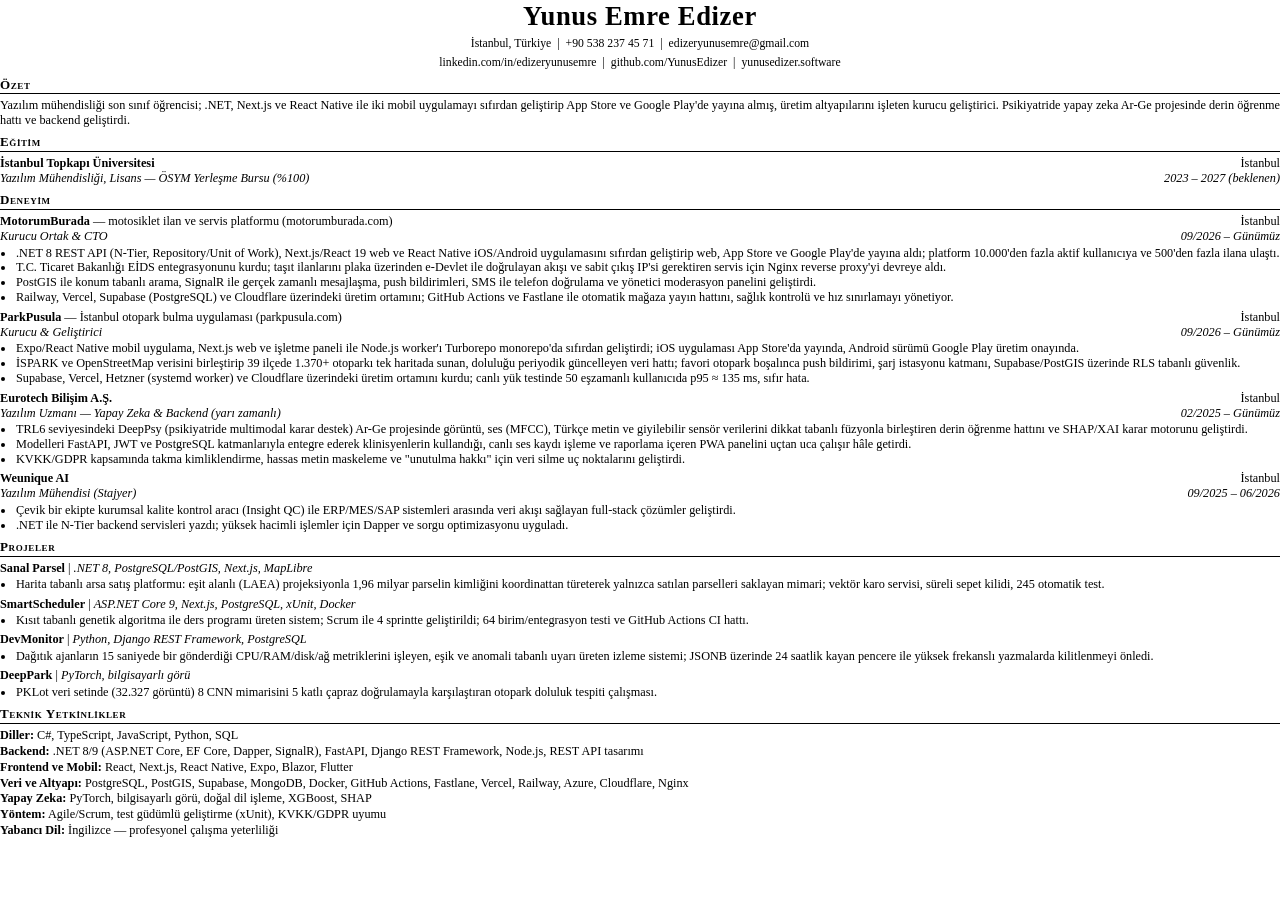
<file: cv/cv-tr.html>
<!doctype html>
<html lang="tr">
<head>
<meta charset="utf-8">
<title>Yunus Emre Edizer — Özgeçmiş</title>
<style>
  @page { size: A4; margin: 9mm 12mm 7mm; }
  * { box-sizing: border-box; margin: 0; padding: 0; }
  body { font-family: Cambria, "Times New Roman", serif; font-size: 9.2pt; line-height: 1.22; color: #000; }
  a { color: #000; text-decoration: none; }

  header { text-align: center; margin-bottom: 6px; }
  h1 { font-size: 20pt; font-weight: 700; letter-spacing: .6px; }
  .contact { margin-top: 2px; font-size: 8.8pt; line-height: 1.45; display: flex; flex-wrap: wrap; justify-content: center; }
  .contact span { white-space: nowrap; }
  .contact span + span::before { content: "|"; margin: 0 6px; }

  section { margin-top: 6px; }
  h2 { font-size: 9.8pt; font-weight: 700; font-variant: small-caps; letter-spacing: .6px;
       border-bottom: .8px solid #000; padding-bottom: 1px; margin-bottom: 4px; }

  .entry { margin-bottom: 4.5px; }
  .line { display: flex; justify-content: space-between; align-items: baseline; gap: 12px; }
  .line .r { white-space: nowrap; }
  .org { font-weight: 700; }
  .role, .dates, .stack { font-style: italic; }
  ul { margin: 1.5px 0 0 15px; }
  li { margin-bottom: 0; padding-left: 1px; }

  .skills div { margin-bottom: 1px; }
  .skills b { font-weight: 700; }
</style>
</head>
<body>

<header>
  <h1>Yunus Emre Edizer</h1>
  <div class="contact">
    <span>İstanbul, Türkiye</span><span>+90 538 237 45 71</span><span><a href="mailto:edizeryunusemre@gmail.com">edizeryunusemre@gmail.com</a></span>
  </div>
  <div class="contact">
    <span><a href="https://linkedin.com/in/edizeryunusemre">linkedin.com/in/edizeryunusemre</a></span><span><a href="https://github.com/YunusEdizer">github.com/YunusEdizer</a></span><span><a href="https://yunusedizer.software">yunusedizer.software</a></span>
  </div>
</header>

<section>
  <h2>Özet</h2>
  <p>Yazılım mühendisliği son sınıf öğrencisi; .NET, Next.js ve React Native ile iki mobil uygulamayı sıfırdan geliştirip App Store ve Google Play'de yayına almış, üretim altyapılarını işleten kurucu geliştirici. Psikiyatride yapay zeka Ar-Ge projesinde derin öğrenme hattı ve backend geliştirdi.</p>
</section>

<section>
  <h2>Eğitim</h2>
  <div class="entry">
    <div class="line"><div class="org">İstanbul Topkapı Üniversitesi</div><div class="r">İstanbul</div></div>
    <div class="line"><div class="role">Yazılım Mühendisliği, Lisans — ÖSYM Yerleşme Bursu (%100)</div><div class="r dates">2023 – 2027 (beklenen)</div></div>
  </div>
</section>

<section>
  <h2>Deneyim</h2>

  <div class="entry">
    <div class="line"><div class="org">MotorumBurada <span style="font-weight:400">— motosiklet ilan ve servis platformu (<a href="https://motorumburada.com">motorumburada.com</a>)</span></div><div class="r">İstanbul</div></div>
    <div class="line"><div class="role">Kurucu Ortak &amp; CTO</div><div class="r dates">09/2026 – Günümüz</div></div>
    <ul>
      <li>.NET 8 REST API (N-Tier, Repository/Unit of Work), Next.js/React 19 web ve React Native iOS/Android uygulamasını sıfırdan geliştirip web, App Store ve Google Play'de yayına aldı; platform 10.000'den fazla aktif kullanıcıya ve 500'den fazla ilana ulaştı.</li>
      <li>T.C. Ticaret Bakanlığı EİDS entegrasyonunu kurdu; taşıt ilanlarını plaka üzerinden e-Devlet ile doğrulayan akışı ve sabit çıkış IP'si gerektiren servis için Nginx reverse proxy'yi devreye aldı.</li>
      <li>PostGIS ile konum tabanlı arama, SignalR ile gerçek zamanlı mesajlaşma, push bildirimleri, SMS ile telefon doğrulama ve yönetici moderasyon panelini geliştirdi.</li>
      <li>Railway, Vercel, Supabase (PostgreSQL) ve Cloudflare üzerindeki üretim ortamını; GitHub Actions ve Fastlane ile otomatik mağaza yayın hattını, sağlık kontrolü ve hız sınırlamayı yönetiyor.</li>
    </ul>
  </div>

  <div class="entry">
    <div class="line"><div class="org">ParkPusula <span style="font-weight:400">— İstanbul otopark bulma uygulaması (<a href="https://parkpusula.com">parkpusula.com</a>)</span></div><div class="r">İstanbul</div></div>
    <div class="line"><div class="role">Kurucu &amp; Geliştirici</div><div class="r dates">09/2026 – Günümüz</div></div>
    <ul>
      <li>Expo/React Native mobil uygulama, Next.js web ve işletme paneli ile Node.js worker'ı Turborepo monorepo'da sıfırdan geliştirdi; iOS uygulaması App Store'da yayında, Android sürümü Google Play üretim onayında.</li>
      <li>İSPARK ve OpenStreetMap verisini birleştirip 39 ilçede 1.370+ otoparkı tek haritada sunan, doluluğu periyodik güncelleyen veri hattı; favori otopark boşalınca push bildirimi, şarj istasyonu katmanı, Supabase/PostGIS üzerinde RLS tabanlı güvenlik.</li>
      <li>Supabase, Vercel, Hetzner (systemd worker) ve Cloudflare üzerindeki üretim ortamını kurdu; canlı yük testinde 50 eşzamanlı kullanıcıda p95 ≈ 135 ms, sıfır hata.</li>
    </ul>
  </div>

  <div class="entry">
    <div class="line"><div class="org">Eurotech Bilişim A.Ş.</div><div class="r">İstanbul</div></div>
    <div class="line"><div class="role">Yazılım Uzmanı — Yapay Zeka &amp; Backend (yarı zamanlı)</div><div class="r dates">02/2025 – Günümüz</div></div>
    <ul>
      <li>TRL6 seviyesindeki DeepPsy (psikiyatride multimodal karar destek) Ar-Ge projesinde görüntü, ses (MFCC), Türkçe metin ve giyilebilir sensör verilerini dikkat tabanlı füzyonla birleştiren derin öğrenme hattını ve SHAP/XAI karar motorunu geliştirdi.</li>
      <li>Modelleri FastAPI, JWT ve PostgreSQL katmanlarıyla entegre ederek klinisyenlerin kullandığı, canlı ses kaydı işleme ve raporlama içeren PWA panelini uçtan uca çalışır hâle getirdi.</li>
      <li>KVKK/GDPR kapsamında takma kimliklendirme, hassas metin maskeleme ve "unutulma hakkı" için veri silme uç noktalarını geliştirdi.</li>
    </ul>
  </div>

  <div class="entry">
    <div class="line"><div class="org">Weunique AI</div><div class="r">İstanbul</div></div>
    <div class="line"><div class="role">Yazılım Mühendisi (Stajyer)</div><div class="r dates">09/2025 – 06/2026</div></div>
    <ul>
      <li>Çevik bir ekipte kurumsal kalite kontrol aracı (Insight QC) ile ERP/MES/SAP sistemleri arasında veri akışı sağlayan full-stack çözümler geliştirdi.</li>
      <li>.NET ile N-Tier backend servisleri yazdı; yüksek hacimli işlemler için Dapper ve sorgu optimizasyonu uyguladı.</li>
    </ul>
  </div>

</section>

<section>
  <h2>Projeler</h2>

  <div class="entry">
    <div class="line"><div><span class="org">Sanal Parsel</span> | <span class="stack">.NET 8, PostgreSQL/PostGIS, Next.js, MapLibre</span></div></div>
    <ul><li>Harita tabanlı arsa satış platformu: eşit alanlı (LAEA) projeksiyonla 1,96 milyar parselin kimliğini koordinattan türeterek yalnızca satılan parselleri saklayan mimari; vektör karo servisi, süreli sepet kilidi, 245 otomatik test.</li></ul>
  </div>

  <div class="entry">
    <div class="line"><div><span class="org">SmartScheduler</span> | <span class="stack">ASP.NET Core 9, Next.js, PostgreSQL, xUnit, Docker</span></div></div>
    <ul><li>Kısıt tabanlı genetik algoritma ile ders programı üreten sistem; Scrum ile 4 sprintte geliştirildi; 64 birim/entegrasyon testi ve GitHub Actions CI hattı.</li></ul>
  </div>

  <div class="entry">
    <div class="line"><div><span class="org">DevMonitor</span> | <span class="stack">Python, Django REST Framework, PostgreSQL</span></div></div>
    <ul><li>Dağıtık ajanların 15 saniyede bir gönderdiği CPU/RAM/disk/ağ metriklerini işleyen, eşik ve anomali tabanlı uyarı üreten izleme sistemi; JSONB üzerinde 24 saatlik kayan pencere ile yüksek frekanslı yazmalarda kilitlenmeyi önledi.</li></ul>
  </div>

  <div class="entry">
    <div class="line"><div><span class="org">DeepPark</span> | <span class="stack">PyTorch, bilgisayarlı görü</span></div></div>
    <ul><li>PKLot veri setinde (32.327 görüntü) 8 CNN mimarisini 5 katlı çapraz doğrulamayla karşılaştıran otopark doluluk tespiti çalışması.</li></ul>
  </div>
</section>

<section class="skills">
  <h2>Teknik Yetkinlikler</h2>
  <div><b>Diller:</b> C#, TypeScript, JavaScript, Python, SQL</div>
  <div><b>Backend:</b> .NET 8/9 (ASP.NET Core, EF Core, Dapper, SignalR), FastAPI, Django REST Framework, Node.js, REST API tasarımı</div>
  <div><b>Frontend ve Mobil:</b> React, Next.js, React Native, Expo, Blazor, Flutter</div>
  <div><b>Veri ve Altyapı:</b> PostgreSQL, PostGIS, Supabase, MongoDB, Docker, GitHub Actions, Fastlane, Vercel, Railway, Azure, Cloudflare, Nginx</div>
  <div><b>Yapay Zeka:</b> PyTorch, bilgisayarlı görü, doğal dil işleme, XGBoost, SHAP</div>
  <div><b>Yöntem:</b> Agile/Scrum, test güdümlü geliştirme (xUnit), KVKK/GDPR uyumu</div>
  <div><b>Yabancı Dil:</b> İngilizce — profesyonel çalışma yeterliliği</div>
</section>

</body>
</html>
</file>
<file: styles.css>
/* ============================================================
   Yunus Emre Edizer — portföy
   Sade, geniş boşluklu, büyük tipografili tasarım.
   ============================================================ */

:root {
  --bg: #ffffff;
  --bg-alt: #f5f5f7;
  --card: #ffffff;
  --text: #1d1d1f;
  --text-2: #6e6e73;
  --text-3: #86868b;
  --link: #0066cc;
  --line: rgba(0, 0, 0, 0.08);
  --nav-bg: rgba(255, 255, 255, 0.72);
  --pill: #1d1d1f;
  --pill-text: #ffffff;
  --seg-bg: rgba(0, 0, 0, 0.06);
  --seg-active: #ffffff;
  --shadow: 0 2px 12px rgba(0, 0, 0, 0.06);
  --font: "Inter", -apple-system, BlinkMacSystemFont, "SF Pro Text", "Segoe UI", Helvetica, Arial, sans-serif;
  --ease: cubic-bezier(0.25, 0.1, 0.25, 1);
  --ppx-petrol: #13788c;
  --ppx-sky: #4f9aeb;
  --ppx-sand: #d2c7b9;
}

@media (prefers-color-scheme: dark) {
  :root {
    --bg: #000000;
    --bg-alt: #161617;
    --card: #1d1d1f;
    --text: #f5f5f7;
    --text-2: #a1a1a6;
    --text-3: #86868b;
    --link: #2997ff;
    --line: rgba(255, 255, 255, 0.12);
    --nav-bg: rgba(22, 22, 23, 0.8);
    --pill: #f5f5f7;
    --pill-text: #000000;
    --seg-bg: rgba(255, 255, 255, 0.1);
    --seg-active: #2c2c2e;
    --shadow: 0 2px 12px rgba(0, 0, 0, 0.5);
  }
}

* { box-sizing: border-box; margin: 0; padding: 0; }
html { scroll-behavior: smooth; -webkit-text-size-adjust: 100%; }
body {
  font-family: var(--font);
  font-size: 17px;
  line-height: 1.47;
  color: var(--text);
  background: var(--bg);
  -webkit-font-smoothing: antialiased;
  text-rendering: optimizeLegibility;
}
a { color: var(--link); text-decoration: none; }
a:hover { text-decoration: underline; }
img, svg { display: block; max-width: 100%; }
ul, ol { list-style: none; }
h1, h2, h3 { font-weight: 600; letter-spacing: -0.02em; line-height: 1.1; }

/* ---------- Reveal ---------- */
.reveal { opacity: 0; transform: translateY(18px); transition: opacity .7s var(--ease), transform .7s var(--ease); transition-delay: var(--d, 0s); }
.reveal.in { opacity: 1; transform: none; }
@media (prefers-reduced-motion: reduce) {
  .reveal { opacity: 1; transform: none; transition: none; }
  html { scroll-behavior: auto; }
}

/* ---------- Nav ---------- */
.nav {
  position: fixed; top: 0; left: 0; right: 0; z-index: 50;
  background: var(--nav-bg);
  -webkit-backdrop-filter: saturate(180%) blur(20px);
  backdrop-filter: saturate(180%) blur(20px);
  border-bottom: 1px solid transparent;
  transition: border-color .3s;
}
.nav.scrolled { border-bottom-color: var(--line); }
.nav-inner {
  max-width: 1024px; margin: 0 auto; height: 48px; padding: 0 22px;
  display: flex; align-items: center; gap: 28px;
}
.nav-brand { color: var(--text); font-weight: 600; font-size: 14px; letter-spacing: -0.01em; white-space: nowrap; }
.nav-brand:hover { text-decoration: none; }
.nav-links { display: flex; gap: 28px; margin-left: auto; }
.nav-links a { color: var(--text); opacity: .8; font-size: 12px; transition: opacity .2s; }
.nav-links a:hover { opacity: 1; text-decoration: none; }
.nav-cta {
  font-size: 12px; padding: 4px 12px; border-radius: 999px;
  background: var(--link); color: #fff; line-height: 1.4;
}
.nav-cta:hover { text-decoration: none; filter: brightness(1.08); }
.nav-toggle { display: none; background: none; border: 0; width: 36px; height: 36px; cursor: pointer; margin-left: auto; position: relative; }
.nav-toggle span { position: absolute; left: 9px; right: 9px; height: 1.5px; background: var(--text); transition: transform .3s var(--ease), top .3s var(--ease); }
.nav-toggle span:first-child { top: 14px; }
.nav-toggle span:last-child { top: 21px; }
.nav-toggle[aria-expanded="true"] span:first-child { top: 17.5px; transform: rotate(45deg); }
.nav-toggle[aria-expanded="true"] span:last-child { top: 17.5px; transform: rotate(-45deg); }
.nav-mobile { display: none; flex-direction: column; padding: 8px 22px 20px; border-top: 1px solid var(--line); }
.nav-mobile a { color: var(--text); font-size: 17px; padding: 12px 0; border-bottom: 1px solid var(--line); }
.nav-mobile a:last-child { border-bottom: 0; }
.nav.open .nav-mobile { display: flex; }
.nav.open { background: var(--bg); }

@media (max-width: 820px) {
  .nav-links, .nav-cta { display: none; }
  .nav-toggle { display: block; }
}

/* ---------- Hero ---------- */
.hero {
  max-width: 980px; margin: 0 auto; padding: 150px 22px 90px; text-align: center;
}
.hero-kicker { color: var(--text-2); font-size: 17px; font-weight: 500; margin-bottom: 14px; }
.hero-title {
  font-size: clamp(48px, 9vw, 104px); font-weight: 700; letter-spacing: -0.035em; line-height: 1;
}
.hero-sub {
  max-width: 640px; margin: 26px auto 0; color: var(--text-2);
  font-size: clamp(19px, 2.4vw, 24px); line-height: 1.35; font-weight: 400; letter-spacing: -0.01em;
}
.hero-links { display: flex; justify-content: center; gap: 32px; margin-top: 26px; flex-wrap: wrap; }
.link-arrow { font-size: 17px; white-space: nowrap; }
.link-arrow::after { content: " \203A"; }
.hero-stats {
  display: grid; grid-template-columns: repeat(4, 1fr); gap: 20px;
  max-width: 820px; margin: 72px auto 0; padding-top: 36px; border-top: 1px solid var(--line);
}
.hero-stats li { display: flex; flex-direction: column; gap: 4px; }
.hero-stats strong { font-size: clamp(26px, 3.4vw, 36px); font-weight: 600; letter-spacing: -0.03em; line-height: 1; }
.hero-stats span { color: var(--text-2); font-size: 14px; }
@media (max-width: 640px) {
  .hero { padding-top: 120px; }
  .hero-stats { grid-template-columns: repeat(2, 1fr); gap: 26px 16px; }
}

/* ---------- Ürün vitrinleri ---------- */
.products { display: flex; flex-direction: column; }
.product {
  padding: 100px 22px;
}
.product > * { max-width: 1024px; }
.product {
  display: grid; grid-template-columns: 1fr 1fr; gap: 56px; align-items: center;
  justify-content: center;
}
.product-dark { background: #000; color: #f5f5f7; }
.product-dark .eyebrow, .product-dark .lead { color: #a1a1a6; }
.product-dark .link-arrow { color: #2997ff; }
.product-dark .product-specs li { border-color: rgba(255,255,255,.14); color: #d2d2d7; }
.product-light { background: var(--bg-alt); }
.product-clinic { background: var(--bg); }

.product-copy { justify-self: end; max-width: 480px; }
.product-light .product-copy { justify-self: start; }
.product-visual { justify-self: start; }
.product-light .product-visual { justify-self: end; }

.eyebrow { font-size: 14px; font-weight: 600; color: var(--text-2); letter-spacing: .01em; margin-bottom: 10px; }
.product h2 { font-size: clamp(34px, 4.6vw, 52px); font-weight: 700; letter-spacing: -0.03em; line-height: 1.05; }
.product .lead { margin-top: 18px; color: var(--text-2); font-size: 17px; line-height: 1.5; }
.product-links { display: flex; flex-wrap: wrap; gap: 8px 24px; margin-top: 18px; }
.product-specs { display: flex; flex-wrap: wrap; gap: 8px; margin-top: 26px; }
.product-specs li { font-size: 12px; color: var(--text-2); border: 1px solid var(--line); border-radius: 999px; padding: 4px 11px; }

@media (max-width: 900px) {
  .product { grid-template-columns: 1fr; gap: 40px; padding: 72px 22px; }
  .product-copy, .product-light .product-copy { justify-self: center; text-align: center; }
  .product-links, .product-specs { justify-content: center; }
  .product-visual, .product-light .product-visual { justify-self: center; }
  .product-light .product-visual { order: 2; }
}

/* Telefon maketi */
.phone {
  width: 272px; height: 560px; border-radius: 44px; padding: 10px;
  background: #1d1d1f; box-shadow: 0 30px 70px rgba(0,0,0,.35), inset 0 0 0 2px #3a3a3c;
  position: relative;
}
.phone::before { content: ""; position: absolute; top: 20px; left: 50%; width: 92px; height: 26px; transform: translateX(-50%); background: #000; border-radius: 999px; z-index: 2; }
.phone-screen { width: 100%; height: 100%; border-radius: 35px; overflow: hidden; background: #f5f5f7; position: relative; padding: 56px 14px 0; display: flex; flex-direction: column; gap: 10px; }
.ph-bar { display: flex; justify-content: space-between; }
.ph-bar i { height: 10px; border-radius: 4px; background: #d2d2d7; width: 28%; }
.ph-bar i:last-child { width: 14%; }
.ph-search { height: 34px; border-radius: 12px; background: #fff; box-shadow: var(--shadow); }
.ph-chips { display: flex; gap: 6px; }
.ph-chips i { height: 22px; width: 56px; border-radius: 999px; background: #e8e8ed; }
.ph-chips i:first-child { background: #1d1d1f; }
.ph-card { display: flex; gap: 10px; background: #fff; border-radius: 14px; padding: 10px; box-shadow: var(--shadow); }
.ph-img { width: 64px; height: 56px; border-radius: 10px; background: linear-gradient(135deg, #ff9f0a, #ff375f); }
.ph-card:nth-of-type(2) .ph-img { background: linear-gradient(135deg, #30d158, #0a84ff); }
.ph-card:nth-of-type(3) .ph-img { background: linear-gradient(135deg, #bf5af2, #0a84ff); }
.ph-lines { flex: 1; display: flex; flex-direction: column; gap: 8px; justify-content: center; }
.ph-lines i { height: 9px; border-radius: 4px; background: #e8e8ed; width: 80%; }
.ph-lines i:last-child { width: 45%; background: #d2d2d7; }
.ph-tab { margin-top: auto; margin-left: -14px; margin-right: -14px; height: 64px; background: #fff; border-top: 1px solid #e5e5ea; display: flex; justify-content: space-around; align-items: center; padding-bottom: 12px; }
.ph-tab i { width: 22px; height: 22px; border-radius: 7px; background: #d2d2d7; }
.ph-tab i:first-child { background: #1d1d1f; }

/* ParkPusula telefonu */
.phone-pp .phone-screen { padding: 0; background: #e9efe4; }
.ph-map {
  position: absolute; inset: 0;
  background:
    linear-gradient(90deg, transparent 48%, #fff 48%, #fff 54%, transparent 54%),
    linear-gradient(0deg, transparent 38%, #fff 38%, #fff 43%, transparent 43%),
    linear-gradient(25deg, transparent 60%, #fff 60%, #fff 64%, transparent 64%),
    radial-gradient(circle at 20% 25%, #cfe3c2 0 60px, transparent 61px),
    radial-gradient(circle at 80% 70%, #cfe3c2 0 70px, transparent 71px),
    #e6ebe0;
}
.pin { position: absolute; width: 26px; height: 26px; border-radius: 50%; background: var(--ppx-petrol); border: 3px solid #fff; box-shadow: 0 4px 12px rgba(0,0,0,.25); }
.pin::after { content: ""; position: absolute; inset: 6px; border-radius: 50%; background: #fff; opacity: .9; }
.pin.p1 { top: 24%; left: 22%; }
.pin.p2 { top: 36%; left: 62%; background: #ff9f0a; }
.pin.p3 { top: 52%; left: 30%; }
.pin.p4 { top: 18%; left: 70%; background: #ff3b30; }
.pin.p5 { top: 58%; left: 72%; }
.me { position: absolute; top: 44%; left: 48%; width: 16px; height: 16px; border-radius: 50%; background: var(--ppx-sky); border: 3px solid #fff; box-shadow: 0 0 0 10px rgba(79,154,235,.18); }
.ph-sheet { position: absolute; left: 0; right: 0; bottom: 0; height: 34%; background: #fff; border-radius: 22px 22px 0 0; padding: 10px 16px 0; display: flex; flex-direction: column; gap: 12px; box-shadow: 0 -6px 24px rgba(0,0,0,.08); }
.ph-handle { width: 36px; height: 5px; border-radius: 999px; background: #d2d2d7; margin: 0 auto 4px; }
.ph-sheet .ph-lines i:first-child { background: #1d1d1f; width: 60%; height: 11px; }
.ph-meter { height: 10px; border-radius: 999px; background: #e8e8ed; overflow: hidden; }
.ph-meter b { display: block; height: 100%; width: 62%; background: var(--ppx-petrol); border-radius: 999px; }

/* DeepPsy paneli */
.panel {
  width: min(100%, 460px); border-radius: 18px; background: var(--card); box-shadow: 0 24px 60px rgba(0,0,0,.14); border: 1px solid var(--line); overflow: hidden; color: var(--ppx-petrol);
}
.panel-head { height: 40px; display: flex; align-items: center; gap: 7px; padding: 0 14px; border-bottom: 1px solid var(--line); }
.panel-head i { width: 10px; height: 10px; border-radius: 50%; background: var(--line); }
.panel-grid { display: grid; grid-template-columns: 1fr 1fr; gap: 14px; padding: 16px; }
.panel-wave, .panel-bars, .panel-lines, .panel-ring { border-radius: 12px; background: var(--bg-alt); min-height: 110px; padding: 12px; }
.panel-wave svg { width: 100%; height: 100%; }
.panel-bars { display: flex; align-items: flex-end; gap: 8px; }
.panel-bars b { flex: 1; height: var(--h); border-radius: 4px 4px 0 0; background: currentColor; opacity: .8; }
.panel-lines { display: flex; flex-direction: column; justify-content: center; gap: 10px; }
.panel-lines i { height: 9px; border-radius: 4px; background: var(--line); width: 90%; }
.panel-lines i:nth-child(2) { width: 70%; } .panel-lines i:nth-child(3) { width: 80%; } .panel-lines i:nth-child(4) { width: 50%; }
.panel-ring { display: grid; place-items: center; }
.panel-ring svg { width: 84px; height: 84px; }
@media (max-width: 900px) { .panel { width: min(100%, 420px); } }

/* ---------- Bölümler ---------- */
.section { padding: 110px 22px; }
.section > * { max-width: 1024px; margin-left: auto; margin-right: auto; }
.section-gray { background: var(--bg-alt); }
.section-head { margin-bottom: 44px; }
.section-head h2 { font-size: clamp(36px, 5vw, 56px); font-weight: 700; letter-spacing: -0.03em; }
.section-head p { color: var(--text-2); font-size: clamp(19px, 2.2vw, 24px); margin-top: 10px; letter-spacing: -0.01em; }

/* Bento */
.bento { display: grid; grid-template-columns: repeat(3, 1fr); gap: 16px; }
.tile { background: var(--bg-alt); border-radius: 22px; padding: 30px 28px; min-height: 220px; }
.tile-wide { grid-column: span 2; }
.tile h3 { font-size: 24px; letter-spacing: -0.02em; margin-bottom: 10px; }
.tile p { color: var(--text-2); font-size: 15px; line-height: 1.5; }
@media (prefers-color-scheme: dark) { .tile { background: var(--card); } }
@media (max-width: 900px) { .bento { grid-template-columns: 1fr 1fr; } }
@media (max-width: 600px) { .bento { grid-template-columns: 1fr; } .tile-wide { grid-column: auto; } .tile { min-height: 0; } }

/* Segmented control */
.segmented {
  display: inline-flex; gap: 2px; padding: 3px; border-radius: 999px; background: var(--seg-bg);
  margin: -8px 0 32px; max-width: 100%; overflow-x: auto; -webkit-overflow-scrolling: touch;
}
.segmented button {
  border: 0; background: transparent; color: var(--text); font: inherit; font-size: 14px; font-weight: 500;
  padding: 7px 16px; border-radius: 999px; cursor: pointer; white-space: nowrap; transition: background .25s, box-shadow .25s;
}
.segmented button.active { background: var(--seg-active); box-shadow: var(--shadow); }

/* Kartlar */
.grid { display: grid; grid-template-columns: repeat(3, 1fr); gap: 16px; }
.card {
  background: var(--card); border-radius: 22px; padding: 28px; display: flex; flex-direction: column; gap: 10px;
  box-shadow: var(--shadow); transition: transform .4s var(--ease), box-shadow .4s var(--ease);
}
.card:hover { transform: translateY(-3px); box-shadow: 0 14px 34px rgba(0,0,0,.1); }
.card.hidden { display: none; }
.badge { font-size: 12px; font-weight: 600; color: var(--text-3); }
.badge-live { color: #1a8d3a; }
@media (prefers-color-scheme: dark) { .badge-live { color: #30d158; } }
.card h3 { font-size: 22px; letter-spacing: -0.02em; }
.card p { color: var(--text-2); font-size: 15px; line-height: 1.5; }
.card .tech { color: var(--text-3); font-size: 13px; margin-top: auto; padding-top: 8px; }
.card .link-arrow { font-size: 15px; }
.card .link-arrow + .link-arrow { margin-top: -6px; }
@media (max-width: 900px) { .grid { grid-template-columns: 1fr 1fr; } }
@media (max-width: 600px) { .grid { grid-template-columns: 1fr; } }

/* Zaman çizelgesi */
.timeline { display: flex; flex-direction: column; }
.timeline li { display: grid; grid-template-columns: 200px 1fr; gap: 24px; padding: 30px 0; border-top: 1px solid var(--line); }
.timeline li:last-child { border-bottom: 1px solid var(--line); }
.when { color: var(--text-2); font-size: 15px; padding-top: 4px; white-space: nowrap; }
.timeline h3 { font-size: 22px; letter-spacing: -0.02em; display: flex; flex-wrap: wrap; gap: 4px 12px; align-items: baseline; }
.timeline h3 span { font-size: 15px; font-weight: 500; color: var(--text-2); letter-spacing: 0; }
.timeline p { color: var(--text-2); font-size: 15px; margin-top: 8px; max-width: 680px; }
@media (max-width: 700px) { .timeline li { grid-template-columns: 1fr; gap: 6px; } }

/* İletişim */
.contact { display: grid; grid-template-columns: 1fr 1.2fr; gap: 48px; align-items: start; }
.contact-side { display: flex; flex-direction: column; gap: 22px; align-items: flex-start; }
.contact-links { display: flex; flex-direction: column; gap: 8px; }
.btn-pill {
  display: inline-block; padding: 12px 24px; border-radius: 999px; background: var(--pill); color: var(--pill-text);
  font-size: 17px; font-weight: 500; border: 0; cursor: pointer; font-family: inherit; transition: opacity .2s, transform .3s var(--ease);
}
.btn-pill:hover { opacity: .88; text-decoration: none; transform: translateY(-1px); }
.form { display: flex; flex-direction: column; gap: 14px; }
.form label { display: flex; flex-direction: column; gap: 6px; font-size: 13px; color: var(--text-2); }
.form input, .form textarea {
  font: inherit; font-size: 17px; color: var(--text); background: var(--card); border: 1px solid var(--line);
  border-radius: 12px; padding: 12px 14px; outline: none; transition: border-color .2s, box-shadow .2s;
}
.form input:focus, .form textarea:focus { border-color: var(--link); box-shadow: 0 0 0 4px rgba(0,102,204,.15); }
.form textarea { resize: vertical; min-height: 110px; }
.form .btn-pill { align-self: flex-start; }
.form-status { font-size: 14px; color: var(--text-2); min-height: 1.4em; }
@media (max-width: 760px) { .contact { grid-template-columns: 1fr; gap: 32px; } }

/* Altbilgi */
.footer { max-width: 1024px; margin: 0 auto; padding: 24px 22px 40px; border-top: 1px solid var(--line); display: flex; justify-content: space-between; flex-wrap: wrap; gap: 8px; color: var(--text-3); font-size: 12px; }
.footer a { color: var(--text-2); }

::selection { background: rgba(0,102,204,.2); }
</file>
